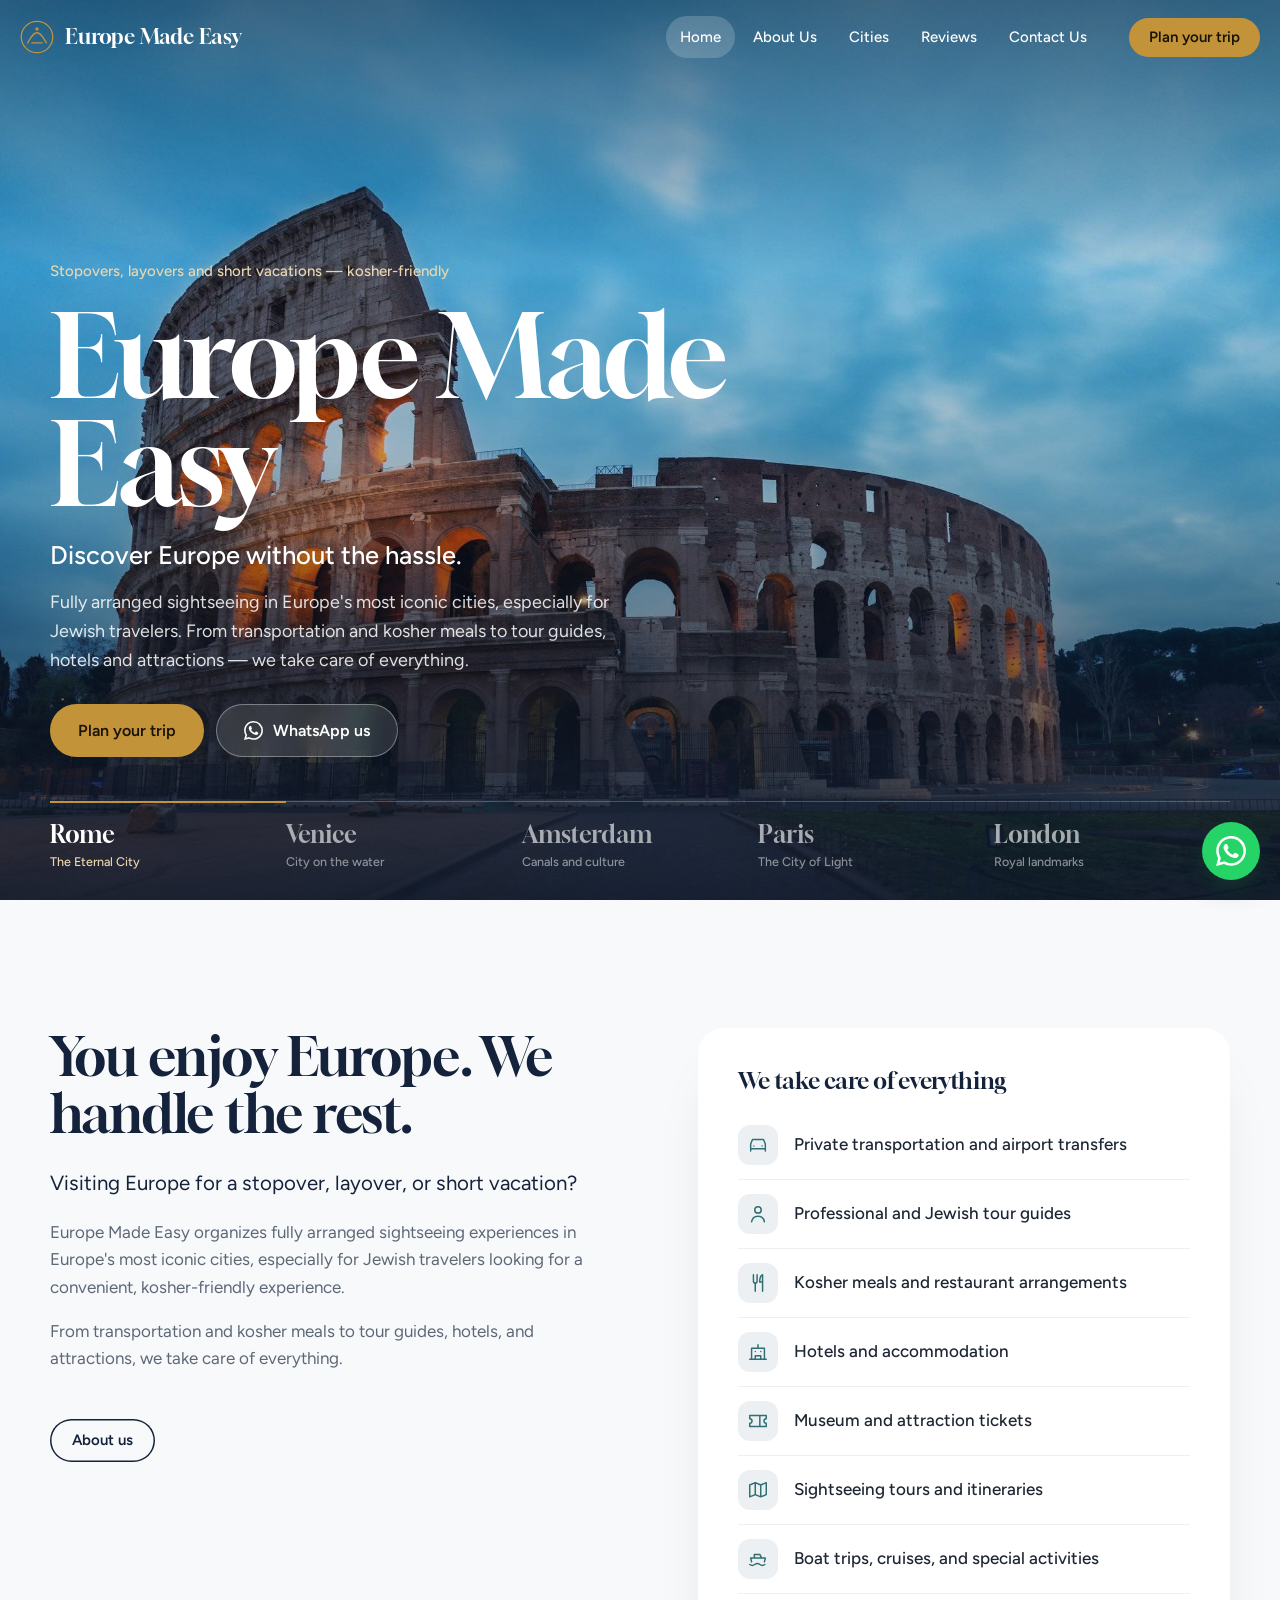
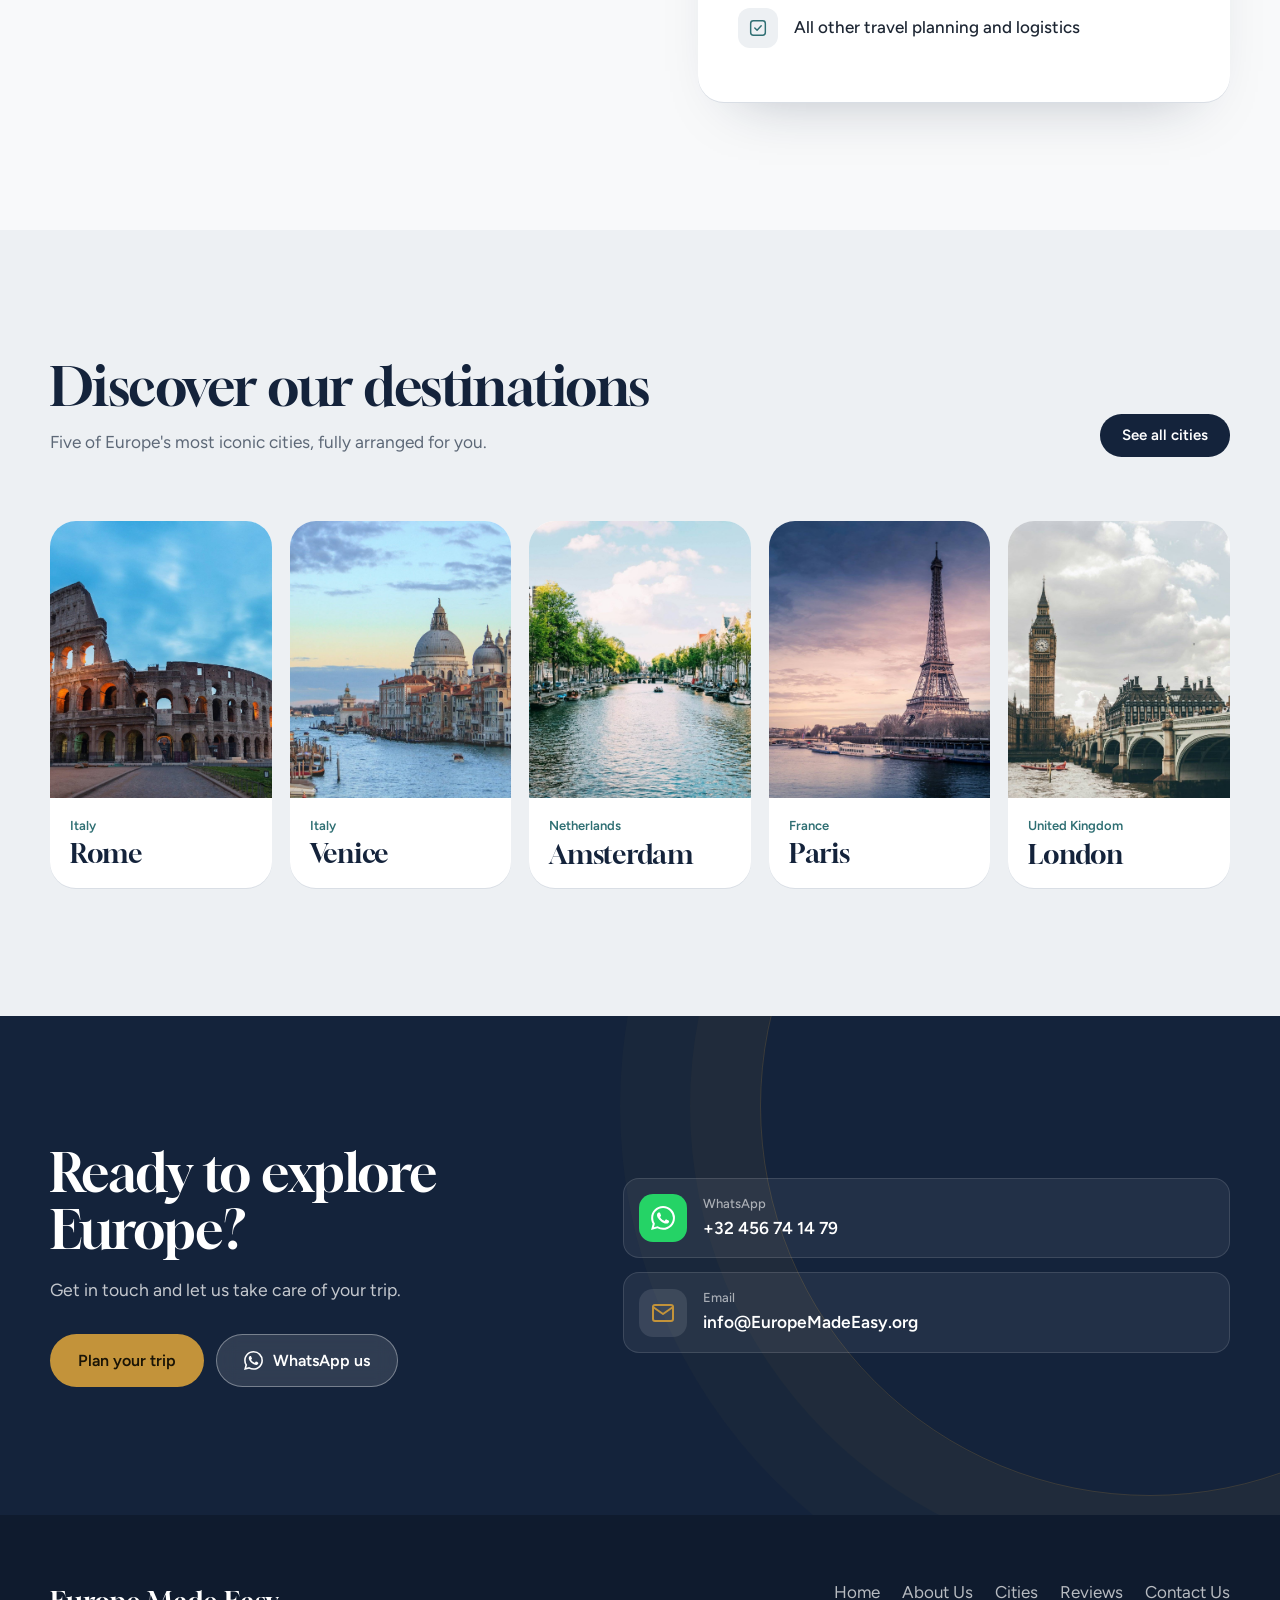
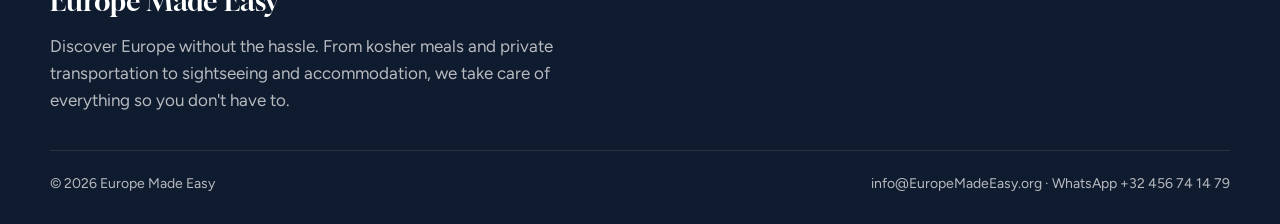
<file: index.html>
<!doctype html>
<html lang="en">
<head>
  <meta charset="utf-8">
  <meta name="viewport" content="width=device-width, initial-scale=1, viewport-fit=cover">
  <title>Europe Made Easy — Discover Europe Without the Hassle</title>
  <meta name="description" content="Fully arranged, kosher-friendly sightseeing in Rome, Venice, Amsterdam, Paris and London — perfect for stopovers, layovers and short vacations.">
  <meta property="og:title" content="Europe Made Easy — Discover Europe Without the Hassle">
  <meta property="og:description" content="Fully arranged, kosher-friendly sightseeing in Rome, Venice, Amsterdam, Paris and London — perfect for stopovers, layovers and short vacations.">
  <meta property="og:image" content="images/venice.jpg">
  <meta name="theme-color" content="#14233b">
  <link rel="icon" href="favicon.svg" type="image/svg+xml">
  <link rel="preconnect" href="https://fonts.googleapis.com">
  <link rel="preconnect" href="https://fonts.gstatic.com" crossorigin>
  <link href="https://fonts.googleapis.com/css2?family=Figtree:wght@400;500;600;700&family=Gloock&display=swap" rel="stylesheet">
  <link rel="stylesheet" href="css/styles.css">
  <script src="js/main.js" defer></script>
</head>
<body>
  <header class="bar">
    <a class="brand" href="index.html" aria-label="Europe Made Easy, home"><svg viewBox="0 0 40 40" aria-hidden="true"><circle cx="20" cy="20" r="18.5" fill="none" stroke="currentColor" stroke-width="1.5"/><path d="M9 27c3-5 6-12 11-12s8 7 11 12" fill="none" stroke="currentColor" stroke-width="1.5" stroke-linecap="round"/><path d="M14 27h12" stroke="currentColor" stroke-width="1.5" stroke-linecap="round"/><circle cx="20" cy="10.5" r="2" fill="currentColor"/></svg><span>Europe Made Easy</span></a>
    <nav class="nav" aria-label="Main">
      <a href="index.html" aria-current="page">Home</a>
      <a href="about.html">About Us</a>
      <a href="cities.html">Cities</a>
      <a href="reviews.html">Reviews</a>
      <a href="contact.html">Contact Us</a>
    </nav>
    <a class="btn btn-gold bar-cta" href="contact.html">Plan your trip</a>
    <button class="burger" aria-label="Open menu" aria-expanded="false"><span></span><span></span></button>
  </header>

  <main>
    <section class="hero" aria-label="Welcome">
      <div class="hero-media" aria-hidden="true">
      <img src="images/rome.jpg" alt="" fetchpriority="high">
      <img data-src="images/venice.jpg" alt="">
      <img data-src="images/amsterdam.jpg" alt="">
      <img data-src="images/paris.jpg" alt="">
      <img data-src="images/london.jpg" alt="">
      </div>
      <div class="hero-shade" aria-hidden="true"></div>
      <div class="hero-inner">
        <p class="kicker">Stopovers, layovers and short vacations — kosher-friendly</p>
        <h1>Europe Made Easy<span>Discover Europe without the hassle.</span></h1>
        <p class="hero-lede">Fully arranged sightseeing in Europe's most iconic cities, especially for Jewish travelers. From transportation and kosher meals to tour guides, hotels and attractions — we take care of everything.</p>
        <div class="hero-actions">
          <a class="btn btn-gold btn-lg" href="contact.html">Plan your trip</a>
          <a class="btn btn-glass btn-lg" href="https://wa.me/32456741479" target="_blank" rel="noopener"><svg viewBox="0 0 24 24" fill="currentColor" aria-hidden="true"><path d="M17.472 14.382c-.297-.149-1.758-.867-2.03-.967-.273-.099-.471-.148-.67.15-.197.297-.767.966-.94 1.164-.173.199-.347.223-.644.075-.297-.15-1.255-.463-2.39-1.475-.883-.788-1.48-1.761-1.653-2.059-.173-.297-.018-.458.13-.606.134-.133.298-.347.446-.52.149-.174.198-.298.298-.497.099-.198.05-.371-.025-.52-.075-.149-.669-1.612-.916-2.207-.242-.579-.487-.5-.669-.51-.173-.008-.371-.01-.57-.01-.198 0-.52.074-.792.372-.272.297-1.04 1.016-1.04 2.479 0 1.462 1.065 2.875 1.213 3.074.149.198 2.096 3.2 5.077 4.487.709.306 1.262.489 1.694.625.712.227 1.36.195 1.871.118.571-.085 1.758-.719 2.006-1.413.248-.694.248-1.289.173-1.413-.074-.124-.272-.198-.57-.347m-5.421 7.403h-.004a9.87 9.87 0 01-5.031-1.378l-.361-.214-3.741.982.998-3.648-.235-.374a9.86 9.86 0 01-1.51-5.26c.001-5.45 4.436-9.884 9.888-9.884 2.64 0 5.122 1.03 6.988 2.898a9.825 9.825 0 012.893 6.994c-.003 5.45-4.437 9.884-9.885 9.884m8.413-18.297A11.815 11.815 0 0012.05 0C5.495 0 .16 5.335.157 11.892c0 2.096.547 4.142 1.588 5.945L.057 24l6.305-1.654a11.882 11.882 0 005.683 1.448h.005c6.554 0 11.89-5.335 11.893-11.893a11.821 11.821 0 00-3.48-8.413z"/></svg> WhatsApp us</a>
        </div>
      </div>
      <div class="hero-cities" role="tablist" aria-label="Destinations">
    <button class="hero-tab" role="tab" aria-selected="true">Rome<small>The Eternal City</small></button>
    <button class="hero-tab" role="tab" aria-selected="false">Venice<small>City on the water</small></button>
    <button class="hero-tab" role="tab" aria-selected="false">Amsterdam<small>Canals and culture</small></button>
    <button class="hero-tab" role="tab" aria-selected="false">Paris<small>The City of Light</small></button>
    <button class="hero-tab" role="tab" aria-selected="false">London<small>Royal landmarks</small></button>
      </div>
    </section>

    <section class="section">
      <div class="wrap about-grid">
        <div class="about-copy">
          <h2>You enjoy Europe. We handle the rest.</h2>
          <p class="lead">Visiting Europe for a stopover, layover, or short vacation?</p>
          <p>Europe Made Easy organizes fully arranged sightseeing experiences in Europe's most iconic cities, especially for Jewish travelers looking for a convenient, kosher-friendly experience.</p>
          <p>From transportation and kosher meals to tour guides, hotels, and attractions, we take care of everything.</p>
          <a class="btn btn-line" href="about.html">About us</a>
        </div>
        <div class="services-card">
          <h3>We take care of everything</h3>
          <ul class="services">
            <li><svg viewBox="0 0 24 24" aria-hidden="true"><path d="M4 16V11l2-5h12l2 5v5M4 16h16M4 16v2.5M20 16v2.5M7.5 13h.01M16.5 13h.01"/></svg>Private transportation and airport transfers</li>
            <li><svg viewBox="0 0 24 24" aria-hidden="true"><circle cx="12" cy="7.5" r="3.5"/><path d="M5 20.5c.7-3.8 3.4-6 7-6s6.3 2.2 7 6"/></svg>Professional and Jewish tour guides</li>
            <li><svg viewBox="0 0 24 24" aria-hidden="true"><path d="M7 3v7a2 2 0 0 0 2 2v9M11 3v7a2 2 0 0 1-2 2M17 21V3c-2.2 1-3.2 4-3.2 8H17"/></svg>Kosher meals and restaurant arrangements</li>
            <li><svg viewBox="0 0 24 24" aria-hidden="true"><path d="M3 20h18M5 20V8h14v12M9 20v-4h6v4M9 11.5h.01M15 11.5h.01M12 4v4"/></svg>Hotels and accommodation</li>
            <li><svg viewBox="0 0 24 24" aria-hidden="true"><path d="M3 9.5V6h18v3.5a2.5 2.5 0 0 0 0 5V18H3v-3.5a2.5 2.5 0 0 0 0-5ZM14 6v12"/></svg>Museum and attraction tickets</li>
            <li><svg viewBox="0 0 24 24" aria-hidden="true"><path d="M9 4 3 6.5v13L9 17l6 2.5 6-2.5v-13L15 6.5 9 4ZM9 4v13M15 6.5v13"/></svg>Sightseeing tours and itineraries</li>
            <li><svg viewBox="0 0 24 24" aria-hidden="true"><path d="M3 18c1.8 1.3 3.7 1.3 5.5 0s3.7-1.3 5.5 0 3.7 1.3 5.5 0M5 15l-1-4h16l-1 4M8 11V7h6l2 4"/></svg>Boat trips, cruises, and special activities</li>
            <li><svg viewBox="0 0 24 24" aria-hidden="true"><rect x="4" y="4" width="16" height="16" rx="3"/><path d="m8.5 12 2.5 2.5 4.5-5"/></svg>All other travel planning and logistics</li>
          </ul>
        </div>
      </div>
    </section>

    <section class="section section-mist">
      <div class="wrap">
        <div class="section-head section-head-row">
          <div>
            <h2>Discover our destinations</h2>
            <p>Five of Europe's most iconic cities, fully arranged for you.</p>
          </div>
          <a class="btn btn-ink" href="cities.html">See all cities</a>
        </div>
        <div class="dest-grid">
          <a class="dest" href="cities.html#rome">
            <div class="dest-img"><img src="images/rome.jpg" alt="The Colosseum in Rome at dusk" loading="lazy"></div>
            <div class="dest-body"><small>Italy</small><h3>Rome</h3></div>
          </a>
          <a class="dest" href="cities.html#venice">
            <div class="dest-img"><img src="images/venice.jpg" alt="The Grand Canal in Venice with the Santa Maria della Salute dome" loading="lazy"></div>
            <div class="dest-body"><small>Italy</small><h3>Venice</h3></div>
          </a>
          <a class="dest" href="cities.html#amsterdam">
            <div class="dest-img"><img src="images/amsterdam.jpg" alt="Tree-lined canal in Amsterdam" loading="lazy"></div>
            <div class="dest-body"><small>Netherlands</small><h3>Amsterdam</h3></div>
          </a>
          <a class="dest" href="cities.html#paris">
            <div class="dest-img"><img src="images/paris.jpg" alt="The Eiffel Tower over the Seine at sunset" loading="lazy"></div>
            <div class="dest-body"><small>France</small><h3>Paris</h3></div>
          </a>
          <a class="dest" href="cities.html#london">
            <div class="dest-img"><img src="images/london.jpg" alt="Big Ben and Westminster Bridge in London" loading="lazy"></div>
            <div class="dest-body"><small>United Kingdom</small><h3>London</h3></div>
          </a>
        </div>
      </div>
    </section>

    <section class="contact">
      <div class="wrap contact-grid">
        <div class="contact-copy">
          <h2>Ready to explore Europe?</h2>
          <p>Get in touch and let us take care of your trip.</p>
          <div class="cta-actions">
            <a class="btn btn-gold btn-lg" href="contact.html">Plan your trip</a>
            <a class="btn btn-glass btn-lg" href="https://wa.me/32456741479" target="_blank" rel="noopener"><svg viewBox="0 0 24 24" fill="currentColor" aria-hidden="true"><path d="M17.472 14.382c-.297-.149-1.758-.867-2.03-.967-.273-.099-.471-.148-.67.15-.197.297-.767.966-.94 1.164-.173.199-.347.223-.644.075-.297-.15-1.255-.463-2.39-1.475-.883-.788-1.48-1.761-1.653-2.059-.173-.297-.018-.458.13-.606.134-.133.298-.347.446-.52.149-.174.198-.298.298-.497.099-.198.05-.371-.025-.52-.075-.149-.669-1.612-.916-2.207-.242-.579-.487-.5-.669-.51-.173-.008-.371-.01-.57-.01-.198 0-.52.074-.792.372-.272.297-1.04 1.016-1.04 2.479 0 1.462 1.065 2.875 1.213 3.074.149.198 2.096 3.2 5.077 4.487.709.306 1.262.489 1.694.625.712.227 1.36.195 1.871.118.571-.085 1.758-.719 2.006-1.413.248-.694.248-1.289.173-1.413-.074-.124-.272-.198-.57-.347m-5.421 7.403h-.004a9.87 9.87 0 01-5.031-1.378l-.361-.214-3.741.982.998-3.648-.235-.374a9.86 9.86 0 01-1.51-5.26c.001-5.45 4.436-9.884 9.888-9.884 2.64 0 5.122 1.03 6.988 2.898a9.825 9.825 0 012.893 6.994c-.003 5.45-4.437 9.884-9.885 9.884m8.413-18.297A11.815 11.815 0 0012.05 0C5.495 0 .16 5.335.157 11.892c0 2.096.547 4.142 1.588 5.945L.057 24l6.305-1.654a11.882 11.882 0 005.683 1.448h.005c6.554 0 11.89-5.335 11.893-11.893a11.821 11.821 0 00-3.48-8.413z"/></svg> WhatsApp us</a>
          </div>
        </div>
          <div class="contact-links">
            <a class="contact-link" href="https://wa.me/32456741479" target="_blank" rel="noopener"><span class="ci ci-wa"><svg viewBox="0 0 24 24" fill="currentColor" aria-hidden="true"><path d="M17.472 14.382c-.297-.149-1.758-.867-2.03-.967-.273-.099-.471-.148-.67.15-.197.297-.767.966-.94 1.164-.173.199-.347.223-.644.075-.297-.15-1.255-.463-2.39-1.475-.883-.788-1.48-1.761-1.653-2.059-.173-.297-.018-.458.13-.606.134-.133.298-.347.446-.52.149-.174.198-.298.298-.497.099-.198.05-.371-.025-.52-.075-.149-.669-1.612-.916-2.207-.242-.579-.487-.5-.669-.51-.173-.008-.371-.01-.57-.01-.198 0-.52.074-.792.372-.272.297-1.04 1.016-1.04 2.479 0 1.462 1.065 2.875 1.213 3.074.149.198 2.096 3.2 5.077 4.487.709.306 1.262.489 1.694.625.712.227 1.36.195 1.871.118.571-.085 1.758-.719 2.006-1.413.248-.694.248-1.289.173-1.413-.074-.124-.272-.198-.57-.347m-5.421 7.403h-.004a9.87 9.87 0 01-5.031-1.378l-.361-.214-3.741.982.998-3.648-.235-.374a9.86 9.86 0 01-1.51-5.26c.001-5.45 4.436-9.884 9.888-9.884 2.64 0 5.122 1.03 6.988 2.898a9.825 9.825 0 012.893 6.994c-.003 5.45-4.437 9.884-9.885 9.884m8.413-18.297A11.815 11.815 0 0012.05 0C5.495 0 .16 5.335.157 11.892c0 2.096.547 4.142 1.588 5.945L.057 24l6.305-1.654a11.882 11.882 0 005.683 1.448h.005c6.554 0 11.89-5.335 11.893-11.893a11.821 11.821 0 00-3.48-8.413z"/></svg></span><span><small>WhatsApp</small>+32 456 74 14 79</span></a>
            <a class="contact-link" href="mailto:info@EuropeMadeEasy.org"><span class="ci"><svg viewBox="0 0 24 24" fill="none" stroke="currentColor" stroke-width="2" stroke-linecap="round" stroke-linejoin="round" aria-hidden="true"><rect x="2" y="4" width="20" height="16" rx="2"/><path d="m22 6-10 7L2 6"/></svg></span><span><small>Email</small>info@EuropeMadeEasy.org</span></a>
          </div>
      </div>
    </section>
  </main>

  <footer class="foot">
    <div class="wrap">
      <div class="foot-grid">
        <div>
          <div class="foot-brand">Europe Made Easy</div>
          <p class="foot-tag">Discover Europe without the hassle. From kosher meals and private transportation to sightseeing and accommodation, we take care of everything so you don't have to.</p>
        </div>
        <nav aria-label="Footer"><a href="index.html">Home</a><a href="about.html">About Us</a><a href="cities.html">Cities</a><a href="reviews.html">Reviews</a><a href="contact.html">Contact Us</a></nav>
      </div>
      <div class="foot-legal">
        <span>© <span data-year></span> Europe Made Easy</span>
        <span><a href="mailto:info@EuropeMadeEasy.org">info@EuropeMadeEasy.org</a> · <a href="https://wa.me/32456741479" target="_blank" rel="noopener">WhatsApp +32 456 74 14 79</a></span>
      </div>
    </div>
  </footer>

  <a class="wa-float" href="https://wa.me/32456741479" target="_blank" rel="noopener" aria-label="Chat with us on WhatsApp"><svg viewBox="0 0 24 24" fill="currentColor" aria-hidden="true"><path d="M17.472 14.382c-.297-.149-1.758-.867-2.03-.967-.273-.099-.471-.148-.67.15-.197.297-.767.966-.94 1.164-.173.199-.347.223-.644.075-.297-.15-1.255-.463-2.39-1.475-.883-.788-1.48-1.761-1.653-2.059-.173-.297-.018-.458.13-.606.134-.133.298-.347.446-.52.149-.174.198-.298.298-.497.099-.198.05-.371-.025-.52-.075-.149-.669-1.612-.916-2.207-.242-.579-.487-.5-.669-.51-.173-.008-.371-.01-.57-.01-.198 0-.52.074-.792.372-.272.297-1.04 1.016-1.04 2.479 0 1.462 1.065 2.875 1.213 3.074.149.198 2.096 3.2 5.077 4.487.709.306 1.262.489 1.694.625.712.227 1.36.195 1.871.118.571-.085 1.758-.719 2.006-1.413.248-.694.248-1.289.173-1.413-.074-.124-.272-.198-.57-.347m-5.421 7.403h-.004a9.87 9.87 0 01-5.031-1.378l-.361-.214-3.741.982.998-3.648-.235-.374a9.86 9.86 0 01-1.51-5.26c.001-5.45 4.436-9.884 9.888-9.884 2.64 0 5.122 1.03 6.988 2.898a9.825 9.825 0 012.893 6.994c-.003 5.45-4.437 9.884-9.885 9.884m8.413-18.297A11.815 11.815 0 0012.05 0C5.495 0 .16 5.335.157 11.892c0 2.096.547 4.142 1.588 5.945L.057 24l6.305-1.654a11.882 11.882 0 005.683 1.448h.005c6.554 0 11.89-5.335 11.893-11.893a11.821 11.821 0 00-3.48-8.413z"/></svg></a>
</body>
</html>
</file>
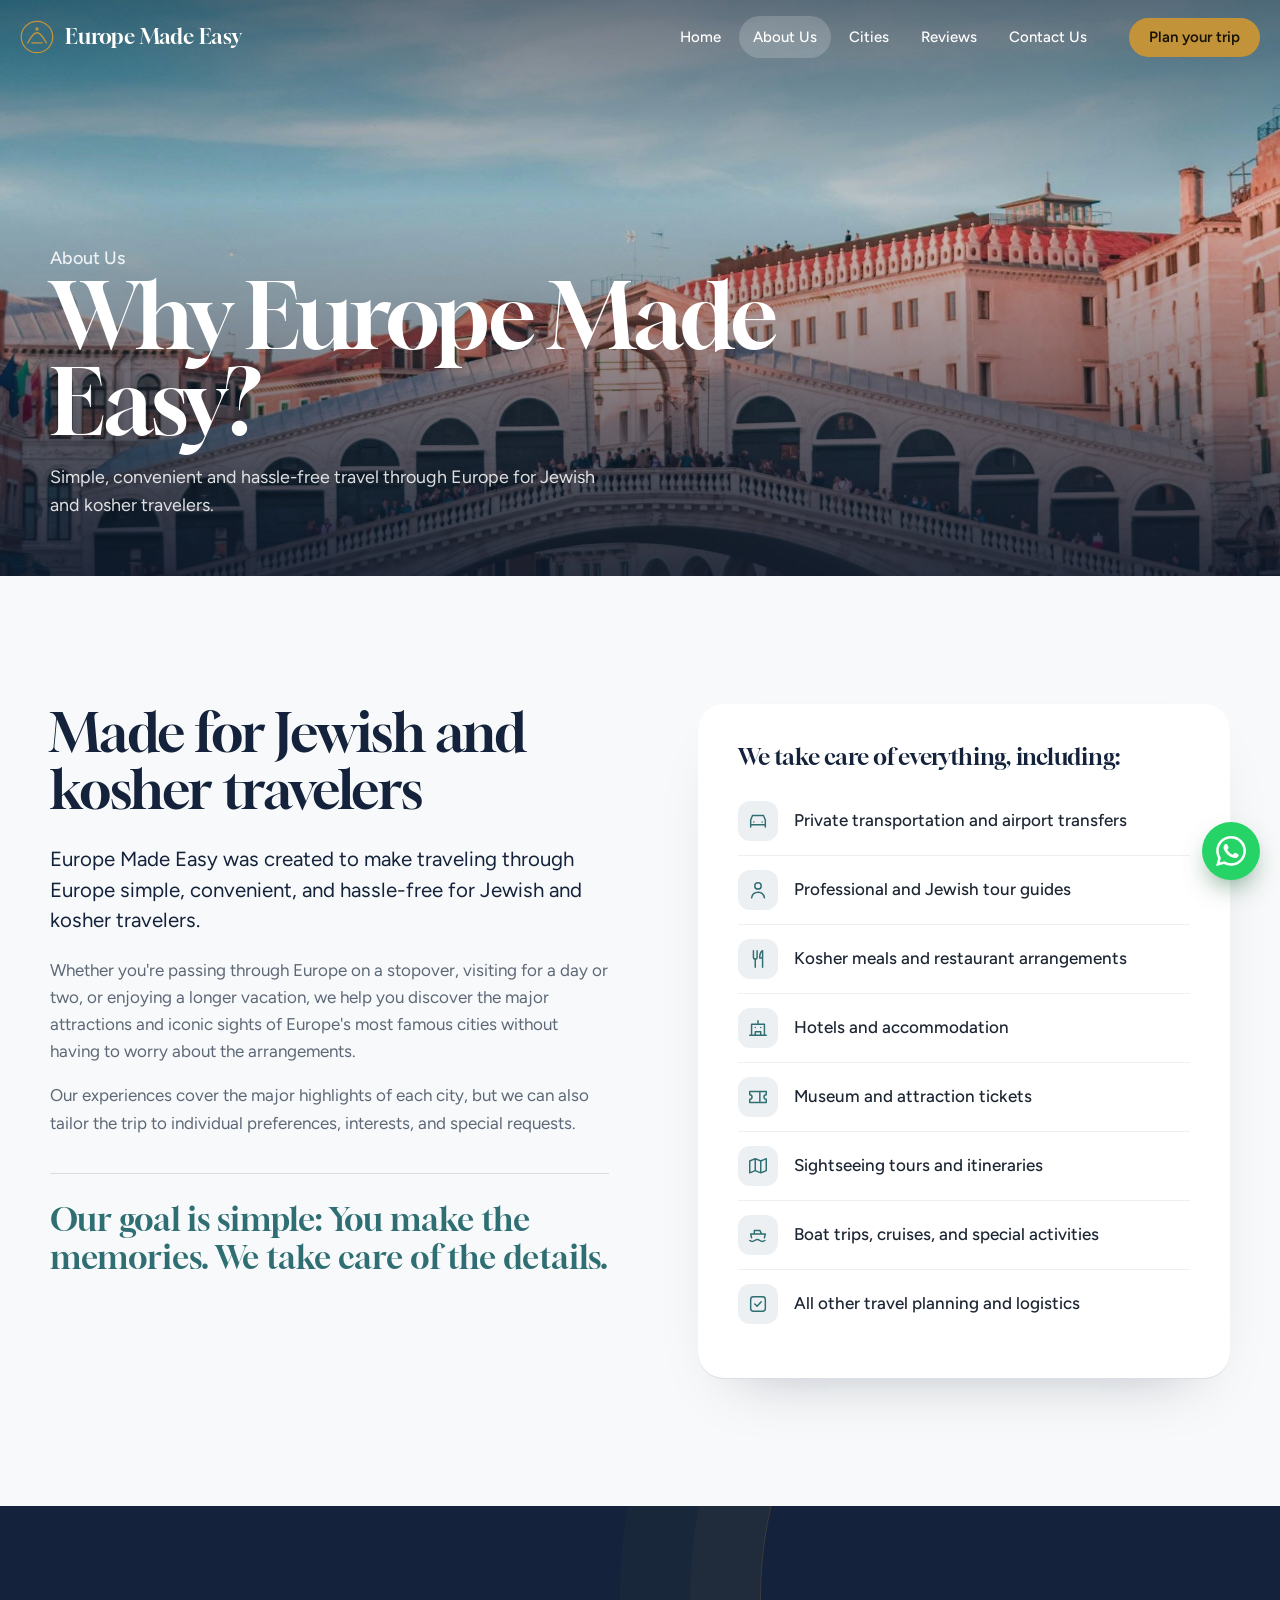
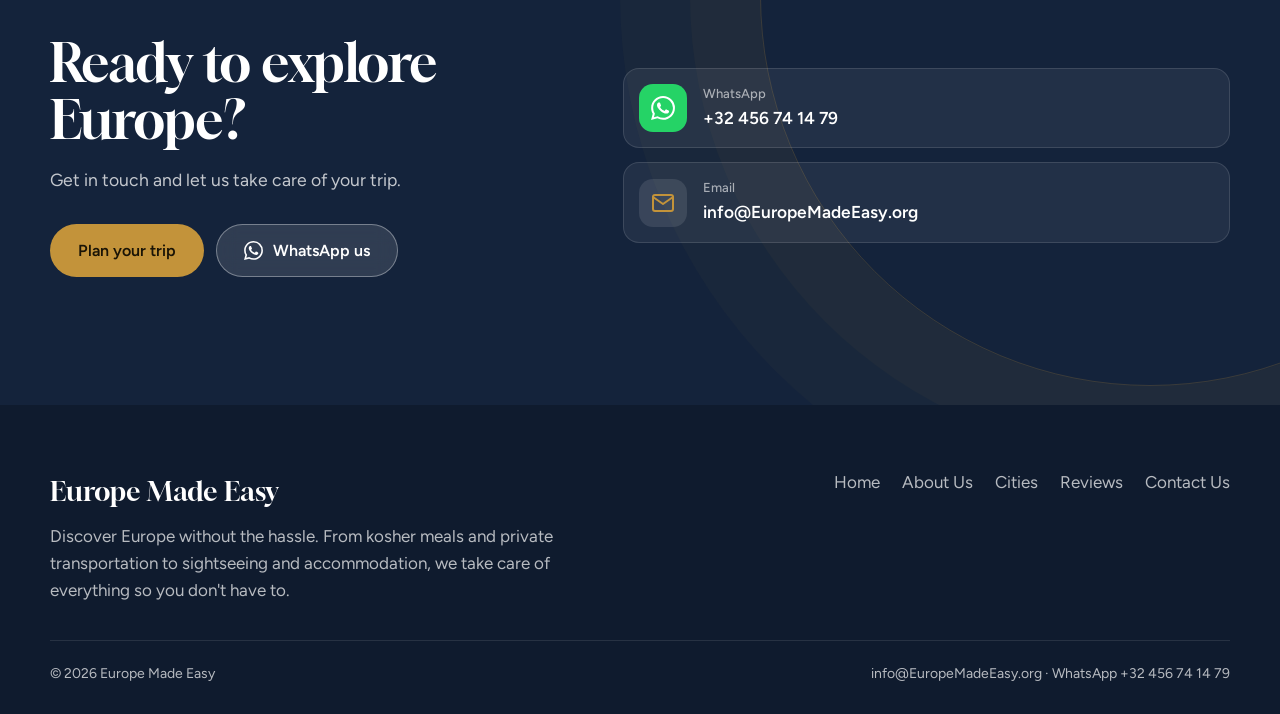
<file: about.html>
<!doctype html>
<html lang="en">
<head>
  <meta charset="utf-8">
  <meta name="viewport" content="width=device-width, initial-scale=1, viewport-fit=cover">
  <title>About Us | Europe Made Easy</title>
  <meta name="description" content="Europe Made Easy makes traveling through Europe simple, convenient and hassle-free for Jewish and kosher travelers.">
  <meta property="og:title" content="About Us | Europe Made Easy">
  <meta property="og:description" content="Europe Made Easy makes traveling through Europe simple, convenient and hassle-free for Jewish and kosher travelers.">
  <meta property="og:image" content="images/venice.jpg">
  <meta name="theme-color" content="#14233b">
  <link rel="icon" href="favicon.svg" type="image/svg+xml">
  <link rel="preconnect" href="https://fonts.googleapis.com">
  <link rel="preconnect" href="https://fonts.gstatic.com" crossorigin>
  <link href="https://fonts.googleapis.com/css2?family=Figtree:wght@400;500;600;700&family=Gloock&display=swap" rel="stylesheet">
  <link rel="stylesheet" href="css/styles.css">
  <script src="js/main.js" defer></script>
</head>
<body>
  <header class="bar">
    <a class="brand" href="index.html" aria-label="Europe Made Easy, home"><svg viewBox="0 0 40 40" aria-hidden="true"><circle cx="20" cy="20" r="18.5" fill="none" stroke="currentColor" stroke-width="1.5"/><path d="M9 27c3-5 6-12 11-12s8 7 11 12" fill="none" stroke="currentColor" stroke-width="1.5" stroke-linecap="round"/><path d="M14 27h12" stroke="currentColor" stroke-width="1.5" stroke-linecap="round"/><circle cx="20" cy="10.5" r="2" fill="currentColor"/></svg><span>Europe Made Easy</span></a>
    <nav class="nav" aria-label="Main">
      <a href="index.html">Home</a>
      <a href="about.html" aria-current="page">About Us</a>
      <a href="cities.html">Cities</a>
      <a href="reviews.html">Reviews</a>
      <a href="contact.html">Contact Us</a>
    </nav>
    <a class="btn btn-gold bar-cta" href="contact.html">Plan your trip</a>
    <button class="burger" aria-label="Open menu" aria-expanded="false"><span></span><span></span></button>
  </header>

  <main>
    <section class="page-hero" style="background-image:url('images/venice-2.jpg')">
      <div class="wrap">
        <p class="kicker">About Us</p>
        <h1>Why Europe Made Easy?</h1>
        <p>Simple, convenient and hassle-free travel through Europe for Jewish and kosher travelers.</p>
      </div>
    </section>

    <section class="section">
      <div class="wrap about-grid">
        <div class="about-copy">
          <h2>Made for Jewish and kosher travelers</h2>
          <p class="lead">Europe Made Easy was created to make traveling through Europe simple, convenient, and hassle-free for Jewish and kosher travelers.</p>
          <p>Whether you're passing through Europe on a stopover, visiting for a day or two, or enjoying a longer vacation, we help you discover the major attractions and iconic sights of Europe's most famous cities without having to worry about the arrangements.</p>
          <p>Our experiences cover the major highlights of each city, but we can also tailor the trip to individual preferences, interests, and special requests.</p>
          <blockquote class="motto">Our goal is simple: You make the memories. We take care of the details.</blockquote>
        </div>
        <div class="services-card">
          <h3>We take care of everything, including:</h3>
          <ul class="services">
            <li><svg viewBox="0 0 24 24" aria-hidden="true"><path d="M4 16V11l2-5h12l2 5v5M4 16h16M4 16v2.5M20 16v2.5M7.5 13h.01M16.5 13h.01"/></svg>Private transportation and airport transfers</li>
            <li><svg viewBox="0 0 24 24" aria-hidden="true"><circle cx="12" cy="7.5" r="3.5"/><path d="M5 20.5c.7-3.8 3.4-6 7-6s6.3 2.2 7 6"/></svg>Professional and Jewish tour guides</li>
            <li><svg viewBox="0 0 24 24" aria-hidden="true"><path d="M7 3v7a2 2 0 0 0 2 2v9M11 3v7a2 2 0 0 1-2 2M17 21V3c-2.2 1-3.2 4-3.2 8H17"/></svg>Kosher meals and restaurant arrangements</li>
            <li><svg viewBox="0 0 24 24" aria-hidden="true"><path d="M3 20h18M5 20V8h14v12M9 20v-4h6v4M9 11.5h.01M15 11.5h.01M12 4v4"/></svg>Hotels and accommodation</li>
            <li><svg viewBox="0 0 24 24" aria-hidden="true"><path d="M3 9.5V6h18v3.5a2.5 2.5 0 0 0 0 5V18H3v-3.5a2.5 2.5 0 0 0 0-5ZM14 6v12"/></svg>Museum and attraction tickets</li>
            <li><svg viewBox="0 0 24 24" aria-hidden="true"><path d="M9 4 3 6.5v13L9 17l6 2.5 6-2.5v-13L15 6.5 9 4ZM9 4v13M15 6.5v13"/></svg>Sightseeing tours and itineraries</li>
            <li><svg viewBox="0 0 24 24" aria-hidden="true"><path d="M3 18c1.8 1.3 3.7 1.3 5.5 0s3.7-1.3 5.5 0 3.7 1.3 5.5 0M5 15l-1-4h16l-1 4M8 11V7h6l2 4"/></svg>Boat trips, cruises, and special activities</li>
            <li><svg viewBox="0 0 24 24" aria-hidden="true"><rect x="4" y="4" width="16" height="16" rx="3"/><path d="m8.5 12 2.5 2.5 4.5-5"/></svg>All other travel planning and logistics</li>
          </ul>
        </div>
      </div>
    </section>

    <section class="contact">
      <div class="wrap contact-grid">
        <div class="contact-copy">
          <h2>Ready to explore Europe?</h2>
          <p>Get in touch and let us take care of your trip.</p>
          <div class="cta-actions">
            <a class="btn btn-gold btn-lg" href="contact.html">Plan your trip</a>
            <a class="btn btn-glass btn-lg" href="https://wa.me/32456741479" target="_blank" rel="noopener"><svg viewBox="0 0 24 24" fill="currentColor" aria-hidden="true"><path d="M17.472 14.382c-.297-.149-1.758-.867-2.03-.967-.273-.099-.471-.148-.67.15-.197.297-.767.966-.94 1.164-.173.199-.347.223-.644.075-.297-.15-1.255-.463-2.39-1.475-.883-.788-1.48-1.761-1.653-2.059-.173-.297-.018-.458.13-.606.134-.133.298-.347.446-.52.149-.174.198-.298.298-.497.099-.198.05-.371-.025-.52-.075-.149-.669-1.612-.916-2.207-.242-.579-.487-.5-.669-.51-.173-.008-.371-.01-.57-.01-.198 0-.52.074-.792.372-.272.297-1.04 1.016-1.04 2.479 0 1.462 1.065 2.875 1.213 3.074.149.198 2.096 3.2 5.077 4.487.709.306 1.262.489 1.694.625.712.227 1.36.195 1.871.118.571-.085 1.758-.719 2.006-1.413.248-.694.248-1.289.173-1.413-.074-.124-.272-.198-.57-.347m-5.421 7.403h-.004a9.87 9.87 0 01-5.031-1.378l-.361-.214-3.741.982.998-3.648-.235-.374a9.86 9.86 0 01-1.51-5.26c.001-5.45 4.436-9.884 9.888-9.884 2.64 0 5.122 1.03 6.988 2.898a9.825 9.825 0 012.893 6.994c-.003 5.45-4.437 9.884-9.885 9.884m8.413-18.297A11.815 11.815 0 0012.05 0C5.495 0 .16 5.335.157 11.892c0 2.096.547 4.142 1.588 5.945L.057 24l6.305-1.654a11.882 11.882 0 005.683 1.448h.005c6.554 0 11.89-5.335 11.893-11.893a11.821 11.821 0 00-3.48-8.413z"/></svg> WhatsApp us</a>
          </div>
        </div>
          <div class="contact-links">
            <a class="contact-link" href="https://wa.me/32456741479" target="_blank" rel="noopener"><span class="ci ci-wa"><svg viewBox="0 0 24 24" fill="currentColor" aria-hidden="true"><path d="M17.472 14.382c-.297-.149-1.758-.867-2.03-.967-.273-.099-.471-.148-.67.15-.197.297-.767.966-.94 1.164-.173.199-.347.223-.644.075-.297-.15-1.255-.463-2.39-1.475-.883-.788-1.48-1.761-1.653-2.059-.173-.297-.018-.458.13-.606.134-.133.298-.347.446-.52.149-.174.198-.298.298-.497.099-.198.05-.371-.025-.52-.075-.149-.669-1.612-.916-2.207-.242-.579-.487-.5-.669-.51-.173-.008-.371-.01-.57-.01-.198 0-.52.074-.792.372-.272.297-1.04 1.016-1.04 2.479 0 1.462 1.065 2.875 1.213 3.074.149.198 2.096 3.2 5.077 4.487.709.306 1.262.489 1.694.625.712.227 1.36.195 1.871.118.571-.085 1.758-.719 2.006-1.413.248-.694.248-1.289.173-1.413-.074-.124-.272-.198-.57-.347m-5.421 7.403h-.004a9.87 9.87 0 01-5.031-1.378l-.361-.214-3.741.982.998-3.648-.235-.374a9.86 9.86 0 01-1.51-5.26c.001-5.45 4.436-9.884 9.888-9.884 2.64 0 5.122 1.03 6.988 2.898a9.825 9.825 0 012.893 6.994c-.003 5.45-4.437 9.884-9.885 9.884m8.413-18.297A11.815 11.815 0 0012.05 0C5.495 0 .16 5.335.157 11.892c0 2.096.547 4.142 1.588 5.945L.057 24l6.305-1.654a11.882 11.882 0 005.683 1.448h.005c6.554 0 11.89-5.335 11.893-11.893a11.821 11.821 0 00-3.48-8.413z"/></svg></span><span><small>WhatsApp</small>+32 456 74 14 79</span></a>
            <a class="contact-link" href="mailto:info@EuropeMadeEasy.org"><span class="ci"><svg viewBox="0 0 24 24" fill="none" stroke="currentColor" stroke-width="2" stroke-linecap="round" stroke-linejoin="round" aria-hidden="true"><rect x="2" y="4" width="20" height="16" rx="2"/><path d="m22 6-10 7L2 6"/></svg></span><span><small>Email</small>info@EuropeMadeEasy.org</span></a>
          </div>
      </div>
    </section>
  </main>

  <footer class="foot">
    <div class="wrap">
      <div class="foot-grid">
        <div>
          <div class="foot-brand">Europe Made Easy</div>
          <p class="foot-tag">Discover Europe without the hassle. From kosher meals and private transportation to sightseeing and accommodation, we take care of everything so you don't have to.</p>
        </div>
        <nav aria-label="Footer"><a href="index.html">Home</a><a href="about.html">About Us</a><a href="cities.html">Cities</a><a href="reviews.html">Reviews</a><a href="contact.html">Contact Us</a></nav>
      </div>
      <div class="foot-legal">
        <span>© <span data-year></span> Europe Made Easy</span>
        <span><a href="mailto:info@EuropeMadeEasy.org">info@EuropeMadeEasy.org</a> · <a href="https://wa.me/32456741479" target="_blank" rel="noopener">WhatsApp +32 456 74 14 79</a></span>
      </div>
    </div>
  </footer>

  <a class="wa-float" href="https://wa.me/32456741479" target="_blank" rel="noopener" aria-label="Chat with us on WhatsApp"><svg viewBox="0 0 24 24" fill="currentColor" aria-hidden="true"><path d="M17.472 14.382c-.297-.149-1.758-.867-2.03-.967-.273-.099-.471-.148-.67.15-.197.297-.767.966-.94 1.164-.173.199-.347.223-.644.075-.297-.15-1.255-.463-2.39-1.475-.883-.788-1.48-1.761-1.653-2.059-.173-.297-.018-.458.13-.606.134-.133.298-.347.446-.52.149-.174.198-.298.298-.497.099-.198.05-.371-.025-.52-.075-.149-.669-1.612-.916-2.207-.242-.579-.487-.5-.669-.51-.173-.008-.371-.01-.57-.01-.198 0-.52.074-.792.372-.272.297-1.04 1.016-1.04 2.479 0 1.462 1.065 2.875 1.213 3.074.149.198 2.096 3.2 5.077 4.487.709.306 1.262.489 1.694.625.712.227 1.36.195 1.871.118.571-.085 1.758-.719 2.006-1.413.248-.694.248-1.289.173-1.413-.074-.124-.272-.198-.57-.347m-5.421 7.403h-.004a9.87 9.87 0 01-5.031-1.378l-.361-.214-3.741.982.998-3.648-.235-.374a9.86 9.86 0 01-1.51-5.26c.001-5.45 4.436-9.884 9.888-9.884 2.64 0 5.122 1.03 6.988 2.898a9.825 9.825 0 012.893 6.994c-.003 5.45-4.437 9.884-9.885 9.884m8.413-18.297A11.815 11.815 0 0012.05 0C5.495 0 .16 5.335.157 11.892c0 2.096.547 4.142 1.588 5.945L.057 24l6.305-1.654a11.882 11.882 0 005.683 1.448h.005c6.554 0 11.89-5.335 11.893-11.893a11.821 11.821 0 00-3.48-8.413z"/></svg></a>
</body>
</html>
</file>
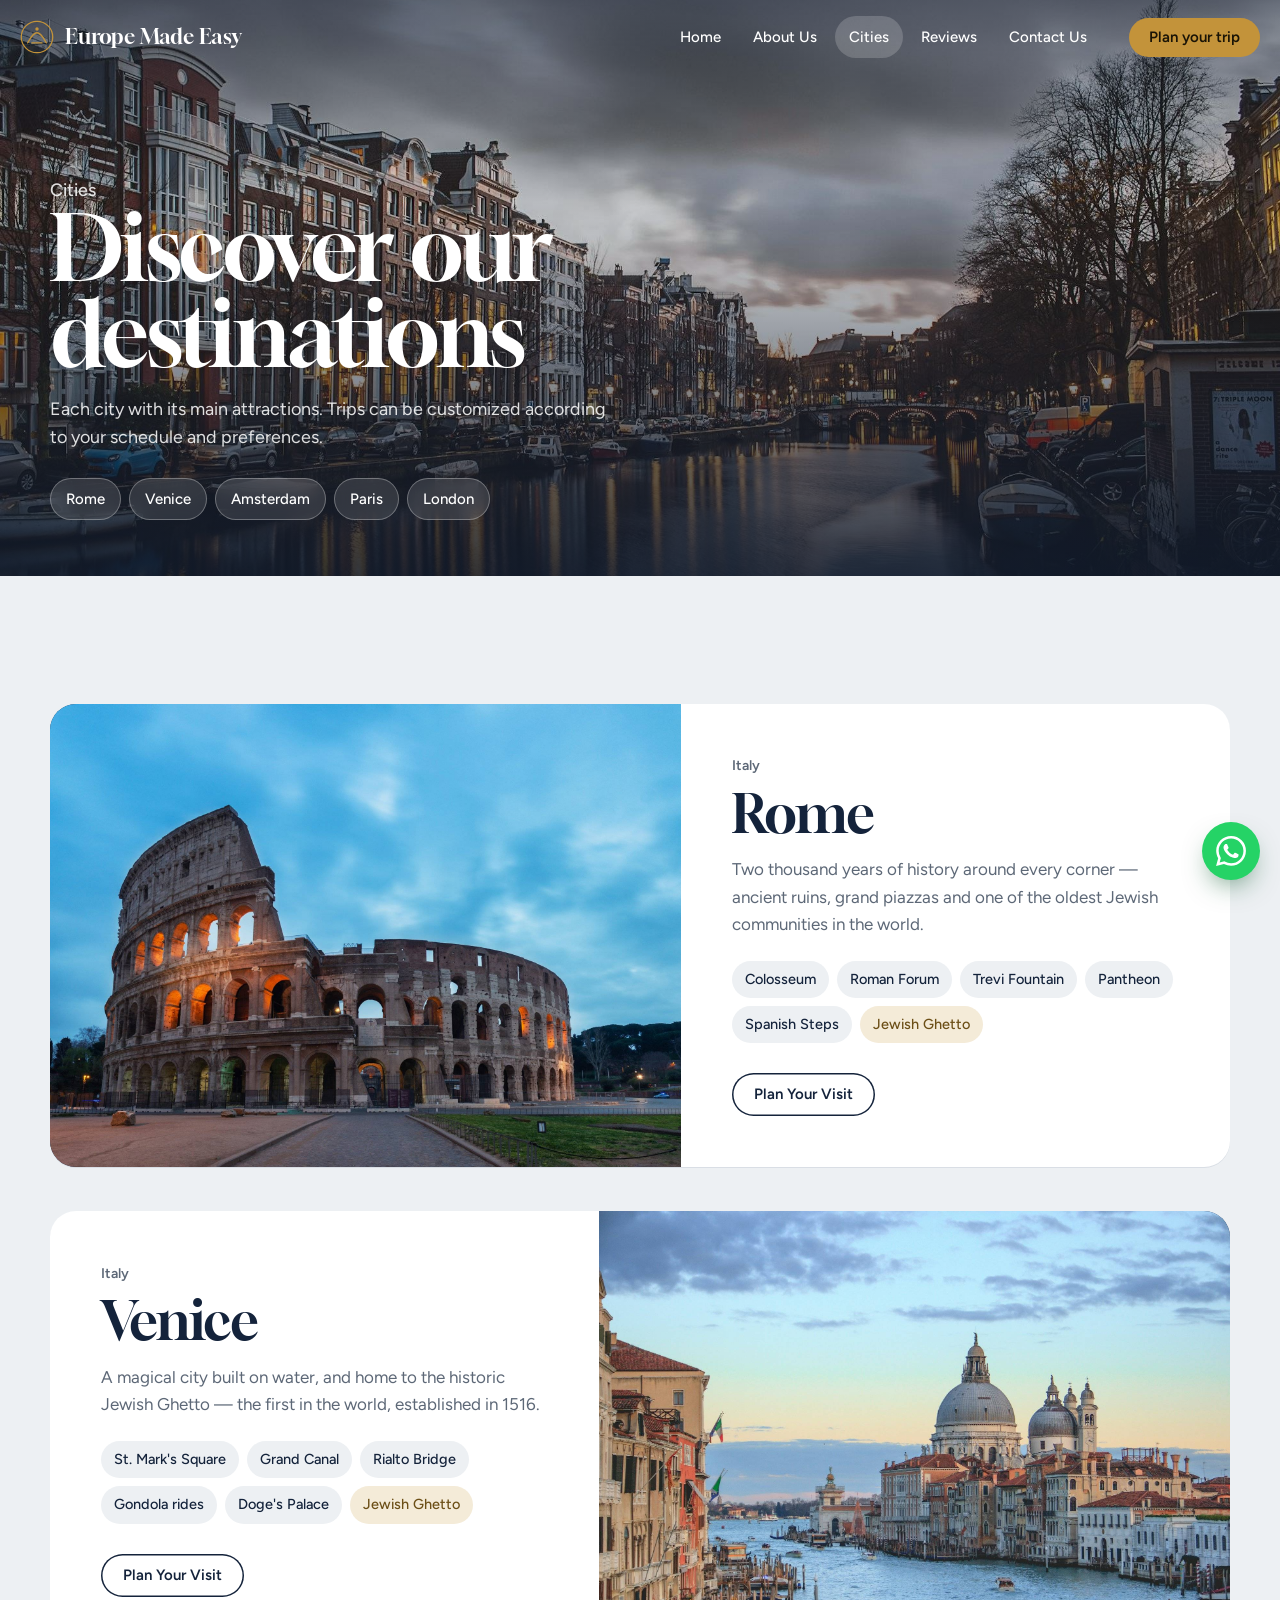
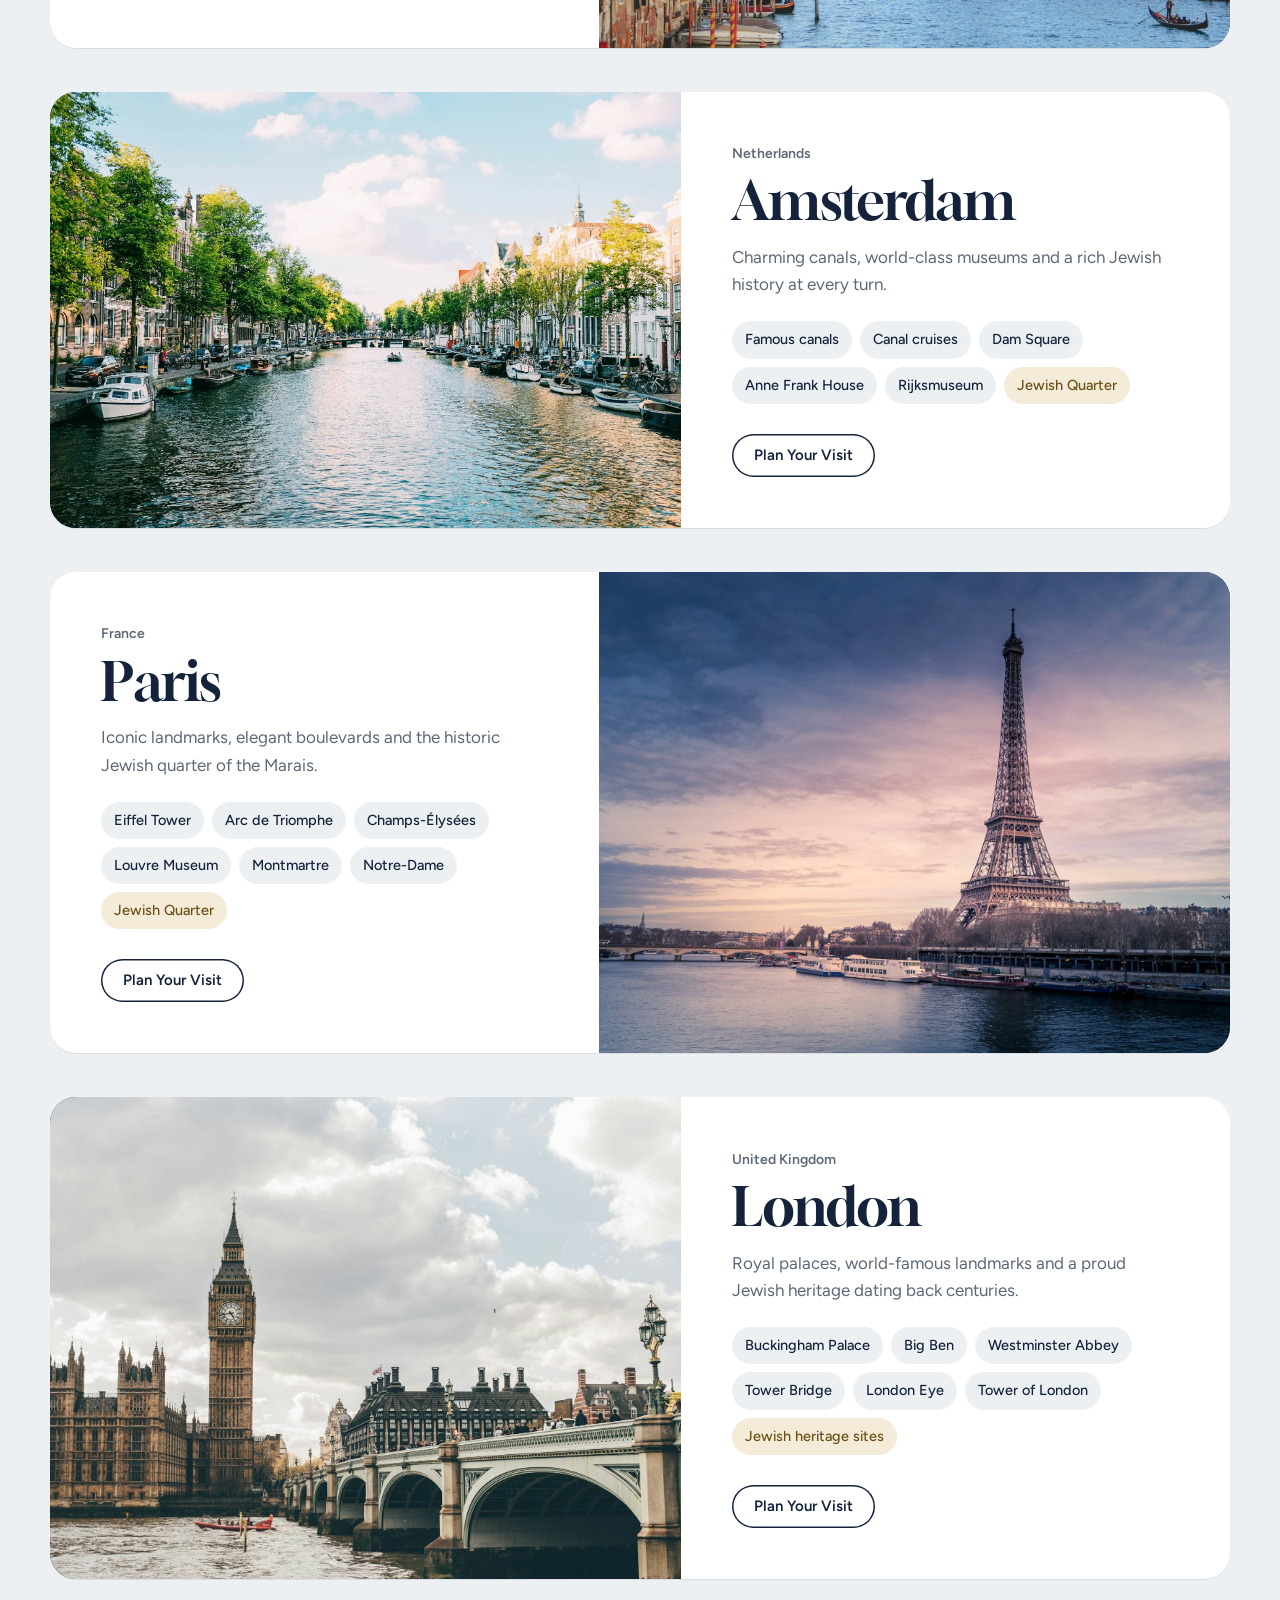
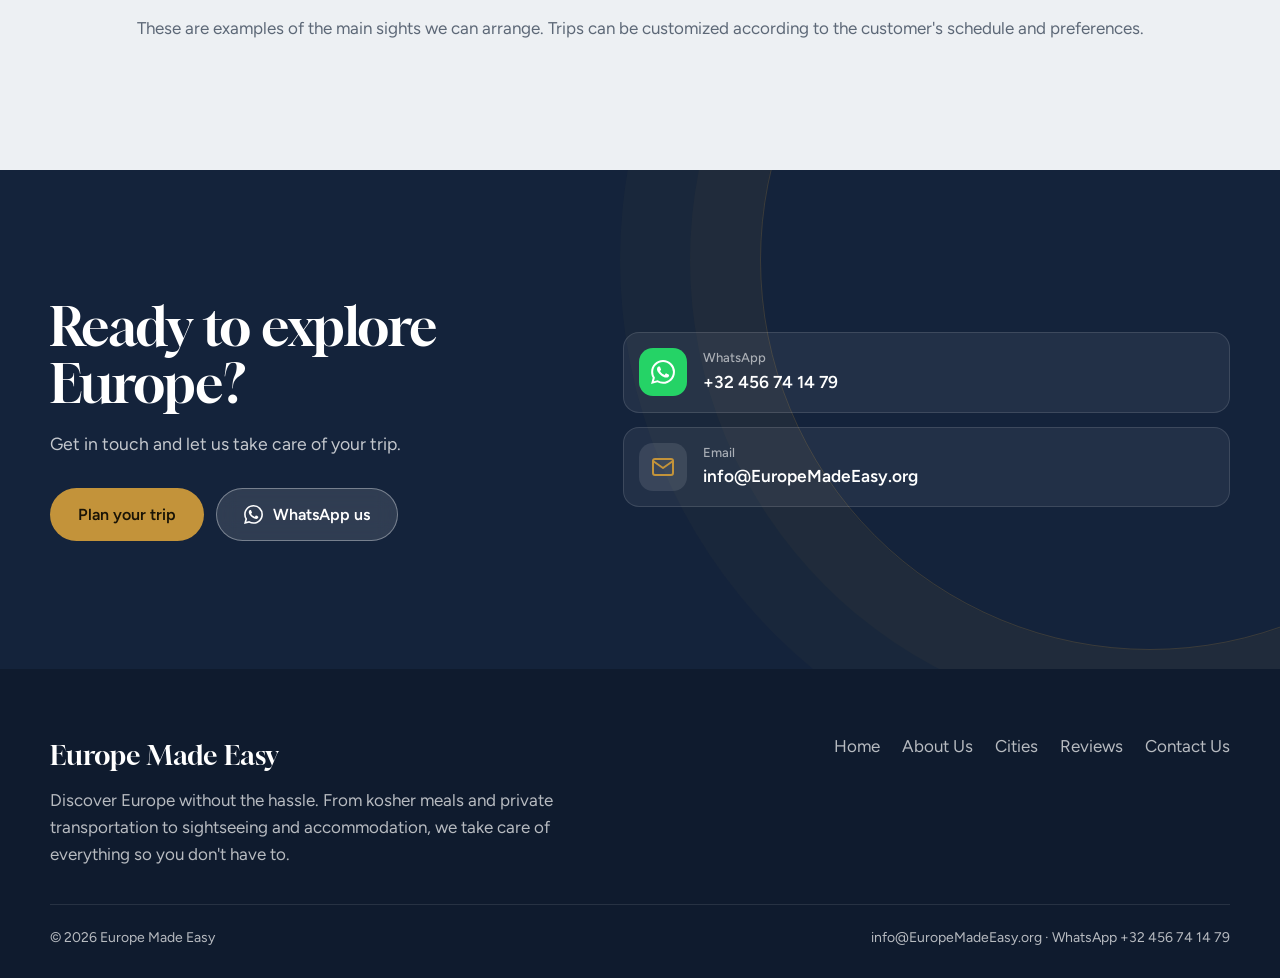
<file: cities.html>
<!doctype html>
<html lang="en">
<head>
  <meta charset="utf-8">
  <meta name="viewport" content="width=device-width, initial-scale=1, viewport-fit=cover">
  <title>Cities | Europe Made Easy</title>
  <meta name="description" content="Discover our destinations: Rome, Venice, Amsterdam, Paris and London — fully arranged, kosher-friendly sightseeing.">
  <meta property="og:title" content="Cities | Europe Made Easy">
  <meta property="og:description" content="Discover our destinations: Rome, Venice, Amsterdam, Paris and London — fully arranged, kosher-friendly sightseeing.">
  <meta property="og:image" content="images/venice.jpg">
  <meta name="theme-color" content="#14233b">
  <link rel="icon" href="favicon.svg" type="image/svg+xml">
  <link rel="preconnect" href="https://fonts.googleapis.com">
  <link rel="preconnect" href="https://fonts.gstatic.com" crossorigin>
  <link href="https://fonts.googleapis.com/css2?family=Figtree:wght@400;500;600;700&family=Gloock&display=swap" rel="stylesheet">
  <link rel="stylesheet" href="css/styles.css">
  <script src="js/main.js" defer></script>
</head>
<body>
  <header class="bar">
    <a class="brand" href="index.html" aria-label="Europe Made Easy, home"><svg viewBox="0 0 40 40" aria-hidden="true"><circle cx="20" cy="20" r="18.5" fill="none" stroke="currentColor" stroke-width="1.5"/><path d="M9 27c3-5 6-12 11-12s8 7 11 12" fill="none" stroke="currentColor" stroke-width="1.5" stroke-linecap="round"/><path d="M14 27h12" stroke="currentColor" stroke-width="1.5" stroke-linecap="round"/><circle cx="20" cy="10.5" r="2" fill="currentColor"/></svg><span>Europe Made Easy</span></a>
    <nav class="nav" aria-label="Main">
      <a href="index.html">Home</a>
      <a href="about.html">About Us</a>
      <a href="cities.html" aria-current="page">Cities</a>
      <a href="reviews.html">Reviews</a>
      <a href="contact.html">Contact Us</a>
    </nav>
    <a class="btn btn-gold bar-cta" href="contact.html">Plan your trip</a>
    <button class="burger" aria-label="Open menu" aria-expanded="false"><span></span><span></span></button>
  </header>

  <main>
    <section class="page-hero" style="background-image:url('images/amsterdam-2.jpg')">
      <div class="wrap">
        <p class="kicker">Cities</p>
        <h1>Discover our destinations</h1>
        <p>Each city with its main attractions. Trips can be customized according to your schedule and preferences.</p>
        <nav class="city-jump" aria-label="Cities"><a href="#rome">Rome</a><a href="#venice">Venice</a><a href="#amsterdam">Amsterdam</a><a href="#paris">Paris</a><a href="#london">London</a></nav>
      </div>
    </section>

    <section class="section section-mist">
      <div class="wrap">
        <div class="city-list">
          <article class="city" id="rome">
            <div class="city-img"><img src="images/rome.jpg" alt="The Colosseum in Rome at dusk" loading="lazy"></div>
            <div class="city-body">
              <p class="city-country">Italy</p>
              <h2>Rome</h2>
              <p>Two thousand years of history around every corner — ancient ruins, grand piazzas and one of the oldest Jewish communities in the world.</p>
              <ul class="sights" aria-label="Main sights in Rome"><li>Colosseum</li><li>Roman Forum</li><li>Trevi Fountain</li><li>Pantheon</li><li>Spanish Steps</li><li class="jw">Jewish Ghetto</li></ul>
              <a class="btn btn-line" href="contact.html?city=rome">Plan Your Visit</a>
            </div>
          </article>
          <article class="city" id="venice">
            <div class="city-img"><img src="images/venice.jpg" alt="The Grand Canal in Venice with the Santa Maria della Salute dome" loading="lazy"></div>
            <div class="city-body">
              <p class="city-country">Italy</p>
              <h2>Venice</h2>
              <p>A magical city built on water, and home to the historic Jewish Ghetto — the first in the world, established in 1516.</p>
              <ul class="sights" aria-label="Main sights in Venice"><li>St. Mark's Square</li><li>Grand Canal</li><li>Rialto Bridge</li><li>Gondola rides</li><li>Doge's Palace</li><li class="jw">Jewish Ghetto</li></ul>
              <a class="btn btn-line" href="contact.html?city=venice">Plan Your Visit</a>
            </div>
          </article>
          <article class="city" id="amsterdam">
            <div class="city-img"><img src="images/amsterdam.jpg" alt="Tree-lined canal in Amsterdam" loading="lazy"></div>
            <div class="city-body">
              <p class="city-country">Netherlands</p>
              <h2>Amsterdam</h2>
              <p>Charming canals, world-class museums and a rich Jewish history at every turn.</p>
              <ul class="sights" aria-label="Main sights in Amsterdam"><li>Famous canals</li><li>Canal cruises</li><li>Dam Square</li><li>Anne Frank House</li><li>Rijksmuseum</li><li class="jw">Jewish Quarter</li></ul>
              <a class="btn btn-line" href="contact.html?city=amsterdam">Plan Your Visit</a>
            </div>
          </article>
          <article class="city" id="paris">
            <div class="city-img"><img src="images/paris.jpg" alt="The Eiffel Tower over the Seine at sunset" loading="lazy"></div>
            <div class="city-body">
              <p class="city-country">France</p>
              <h2>Paris</h2>
              <p>Iconic landmarks, elegant boulevards and the historic Jewish quarter of the Marais.</p>
              <ul class="sights" aria-label="Main sights in Paris"><li>Eiffel Tower</li><li>Arc de Triomphe</li><li>Champs-Élysées</li><li>Louvre Museum</li><li>Montmartre</li><li>Notre-Dame</li><li class="jw">Jewish Quarter</li></ul>
              <a class="btn btn-line" href="contact.html?city=paris">Plan Your Visit</a>
            </div>
          </article>
          <article class="city" id="london">
            <div class="city-img"><img src="images/london.jpg" alt="Big Ben and Westminster Bridge in London" loading="lazy"></div>
            <div class="city-body">
              <p class="city-country">United Kingdom</p>
              <h2>London</h2>
              <p>Royal palaces, world-famous landmarks and a proud Jewish heritage dating back centuries.</p>
              <ul class="sights" aria-label="Main sights in London"><li>Buckingham Palace</li><li>Big Ben</li><li>Westminster Abbey</li><li>Tower Bridge</li><li>London Eye</li><li>Tower of London</li><li class="jw">Jewish heritage sites</li></ul>
              <a class="btn btn-line" href="contact.html?city=london">Plan Your Visit</a>
            </div>
          </article>
        </div>
        <p class="foot-note">These are examples of the main sights we can arrange. Trips can be customized according to the customer's schedule and preferences.</p>
      </div>
    </section>

    <section class="contact">
      <div class="wrap contact-grid">
        <div class="contact-copy">
          <h2>Ready to explore Europe?</h2>
          <p>Get in touch and let us take care of your trip.</p>
          <div class="cta-actions">
            <a class="btn btn-gold btn-lg" href="contact.html">Plan your trip</a>
            <a class="btn btn-glass btn-lg" href="https://wa.me/32456741479" target="_blank" rel="noopener"><svg viewBox="0 0 24 24" fill="currentColor" aria-hidden="true"><path d="M17.472 14.382c-.297-.149-1.758-.867-2.03-.967-.273-.099-.471-.148-.67.15-.197.297-.767.966-.94 1.164-.173.199-.347.223-.644.075-.297-.15-1.255-.463-2.39-1.475-.883-.788-1.48-1.761-1.653-2.059-.173-.297-.018-.458.13-.606.134-.133.298-.347.446-.52.149-.174.198-.298.298-.497.099-.198.05-.371-.025-.52-.075-.149-.669-1.612-.916-2.207-.242-.579-.487-.5-.669-.51-.173-.008-.371-.01-.57-.01-.198 0-.52.074-.792.372-.272.297-1.04 1.016-1.04 2.479 0 1.462 1.065 2.875 1.213 3.074.149.198 2.096 3.2 5.077 4.487.709.306 1.262.489 1.694.625.712.227 1.36.195 1.871.118.571-.085 1.758-.719 2.006-1.413.248-.694.248-1.289.173-1.413-.074-.124-.272-.198-.57-.347m-5.421 7.403h-.004a9.87 9.87 0 01-5.031-1.378l-.361-.214-3.741.982.998-3.648-.235-.374a9.86 9.86 0 01-1.51-5.26c.001-5.45 4.436-9.884 9.888-9.884 2.64 0 5.122 1.03 6.988 2.898a9.825 9.825 0 012.893 6.994c-.003 5.45-4.437 9.884-9.885 9.884m8.413-18.297A11.815 11.815 0 0012.05 0C5.495 0 .16 5.335.157 11.892c0 2.096.547 4.142 1.588 5.945L.057 24l6.305-1.654a11.882 11.882 0 005.683 1.448h.005c6.554 0 11.89-5.335 11.893-11.893a11.821 11.821 0 00-3.48-8.413z"/></svg> WhatsApp us</a>
          </div>
        </div>
          <div class="contact-links">
            <a class="contact-link" href="https://wa.me/32456741479" target="_blank" rel="noopener"><span class="ci ci-wa"><svg viewBox="0 0 24 24" fill="currentColor" aria-hidden="true"><path d="M17.472 14.382c-.297-.149-1.758-.867-2.03-.967-.273-.099-.471-.148-.67.15-.197.297-.767.966-.94 1.164-.173.199-.347.223-.644.075-.297-.15-1.255-.463-2.39-1.475-.883-.788-1.48-1.761-1.653-2.059-.173-.297-.018-.458.13-.606.134-.133.298-.347.446-.52.149-.174.198-.298.298-.497.099-.198.05-.371-.025-.52-.075-.149-.669-1.612-.916-2.207-.242-.579-.487-.5-.669-.51-.173-.008-.371-.01-.57-.01-.198 0-.52.074-.792.372-.272.297-1.04 1.016-1.04 2.479 0 1.462 1.065 2.875 1.213 3.074.149.198 2.096 3.2 5.077 4.487.709.306 1.262.489 1.694.625.712.227 1.36.195 1.871.118.571-.085 1.758-.719 2.006-1.413.248-.694.248-1.289.173-1.413-.074-.124-.272-.198-.57-.347m-5.421 7.403h-.004a9.87 9.87 0 01-5.031-1.378l-.361-.214-3.741.982.998-3.648-.235-.374a9.86 9.86 0 01-1.51-5.26c.001-5.45 4.436-9.884 9.888-9.884 2.64 0 5.122 1.03 6.988 2.898a9.825 9.825 0 012.893 6.994c-.003 5.45-4.437 9.884-9.885 9.884m8.413-18.297A11.815 11.815 0 0012.05 0C5.495 0 .16 5.335.157 11.892c0 2.096.547 4.142 1.588 5.945L.057 24l6.305-1.654a11.882 11.882 0 005.683 1.448h.005c6.554 0 11.89-5.335 11.893-11.893a11.821 11.821 0 00-3.48-8.413z"/></svg></span><span><small>WhatsApp</small>+32 456 74 14 79</span></a>
            <a class="contact-link" href="mailto:info@EuropeMadeEasy.org"><span class="ci"><svg viewBox="0 0 24 24" fill="none" stroke="currentColor" stroke-width="2" stroke-linecap="round" stroke-linejoin="round" aria-hidden="true"><rect x="2" y="4" width="20" height="16" rx="2"/><path d="m22 6-10 7L2 6"/></svg></span><span><small>Email</small>info@EuropeMadeEasy.org</span></a>
          </div>
      </div>
    </section>
  </main>

  <footer class="foot">
    <div class="wrap">
      <div class="foot-grid">
        <div>
          <div class="foot-brand">Europe Made Easy</div>
          <p class="foot-tag">Discover Europe without the hassle. From kosher meals and private transportation to sightseeing and accommodation, we take care of everything so you don't have to.</p>
        </div>
        <nav aria-label="Footer"><a href="index.html">Home</a><a href="about.html">About Us</a><a href="cities.html">Cities</a><a href="reviews.html">Reviews</a><a href="contact.html">Contact Us</a></nav>
      </div>
      <div class="foot-legal">
        <span>© <span data-year></span> Europe Made Easy</span>
        <span><a href="mailto:info@EuropeMadeEasy.org">info@EuropeMadeEasy.org</a> · <a href="https://wa.me/32456741479" target="_blank" rel="noopener">WhatsApp +32 456 74 14 79</a></span>
      </div>
    </div>
  </footer>

  <a class="wa-float" href="https://wa.me/32456741479" target="_blank" rel="noopener" aria-label="Chat with us on WhatsApp"><svg viewBox="0 0 24 24" fill="currentColor" aria-hidden="true"><path d="M17.472 14.382c-.297-.149-1.758-.867-2.03-.967-.273-.099-.471-.148-.67.15-.197.297-.767.966-.94 1.164-.173.199-.347.223-.644.075-.297-.15-1.255-.463-2.39-1.475-.883-.788-1.48-1.761-1.653-2.059-.173-.297-.018-.458.13-.606.134-.133.298-.347.446-.52.149-.174.198-.298.298-.497.099-.198.05-.371-.025-.52-.075-.149-.669-1.612-.916-2.207-.242-.579-.487-.5-.669-.51-.173-.008-.371-.01-.57-.01-.198 0-.52.074-.792.372-.272.297-1.04 1.016-1.04 2.479 0 1.462 1.065 2.875 1.213 3.074.149.198 2.096 3.2 5.077 4.487.709.306 1.262.489 1.694.625.712.227 1.36.195 1.871.118.571-.085 1.758-.719 2.006-1.413.248-.694.248-1.289.173-1.413-.074-.124-.272-.198-.57-.347m-5.421 7.403h-.004a9.87 9.87 0 01-5.031-1.378l-.361-.214-3.741.982.998-3.648-.235-.374a9.86 9.86 0 01-1.51-5.26c.001-5.45 4.436-9.884 9.888-9.884 2.64 0 5.122 1.03 6.988 2.898a9.825 9.825 0 012.893 6.994c-.003 5.45-4.437 9.884-9.885 9.884m8.413-18.297A11.815 11.815 0 0012.05 0C5.495 0 .16 5.335.157 11.892c0 2.096.547 4.142 1.588 5.945L.057 24l6.305-1.654a11.882 11.882 0 005.683 1.448h.005c6.554 0 11.89-5.335 11.893-11.893a11.821 11.821 0 00-3.48-8.413z"/></svg></a>
</body>
</html>
</file>
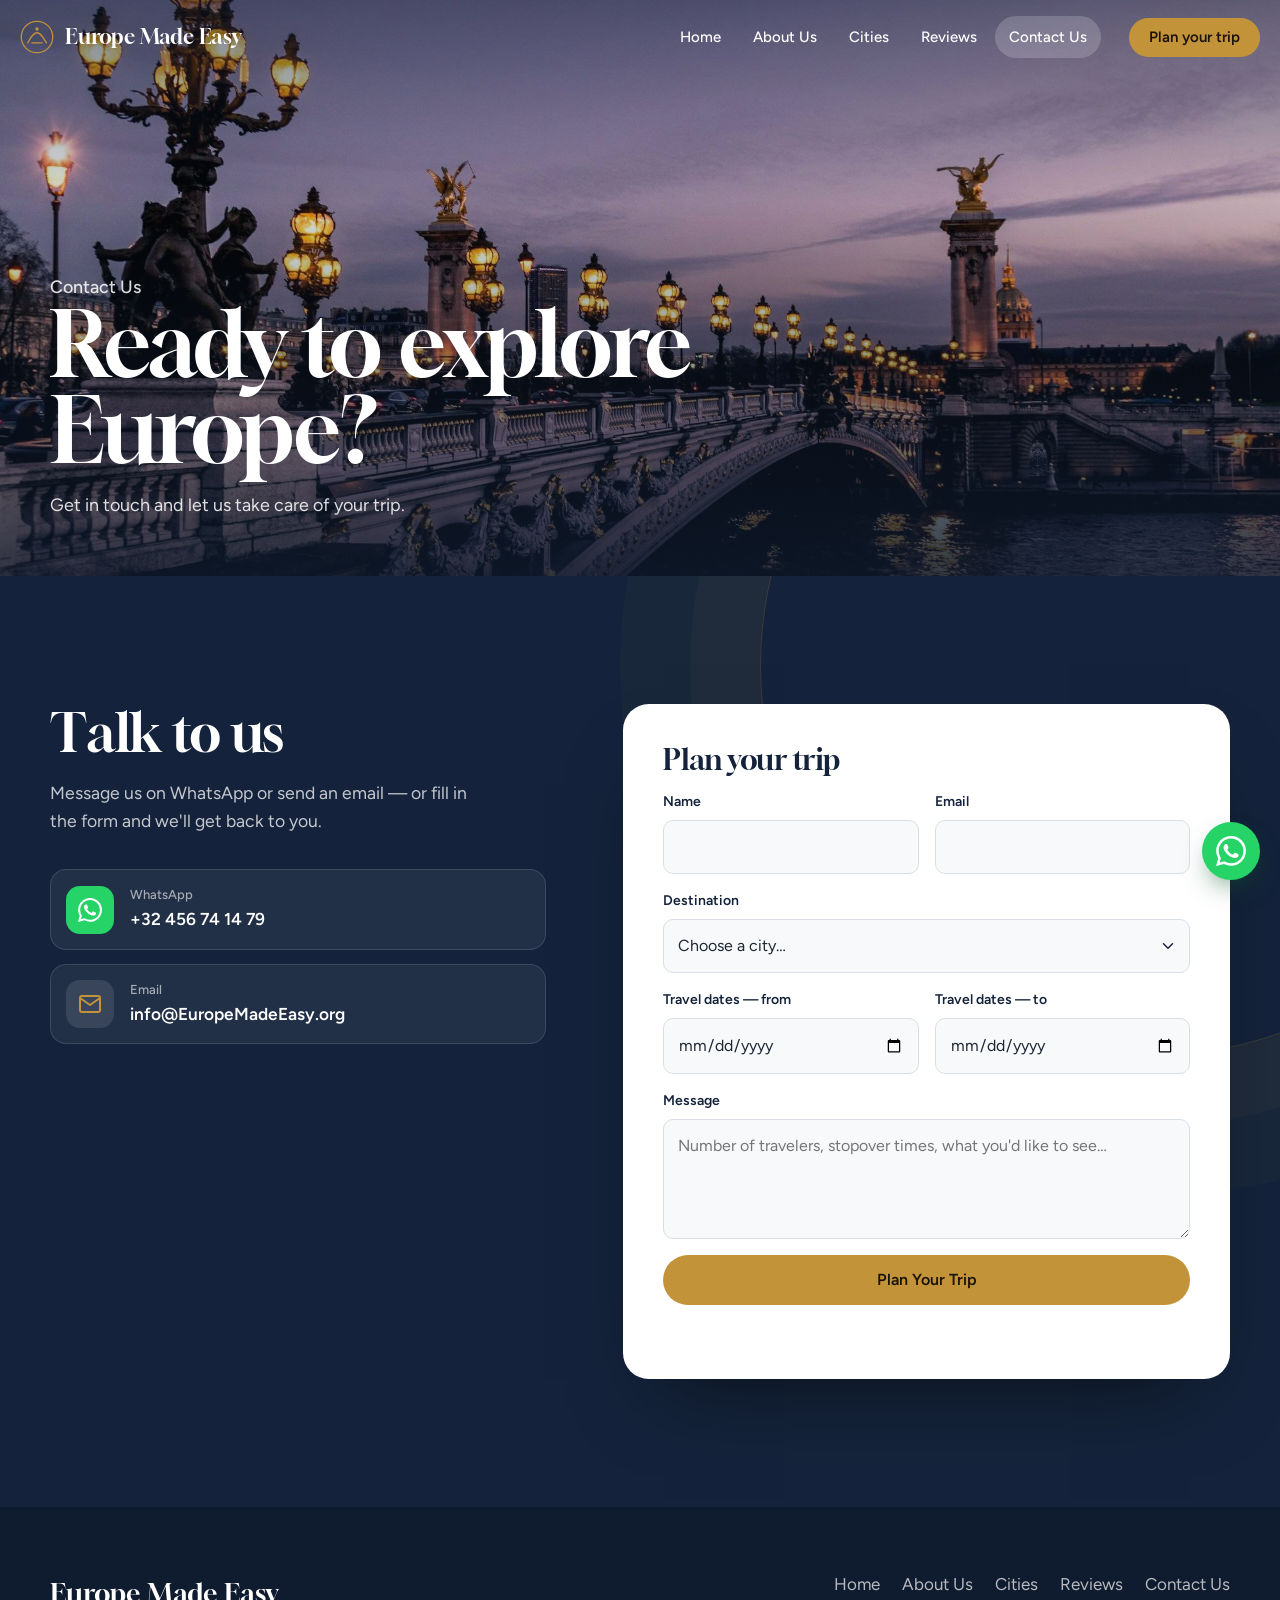
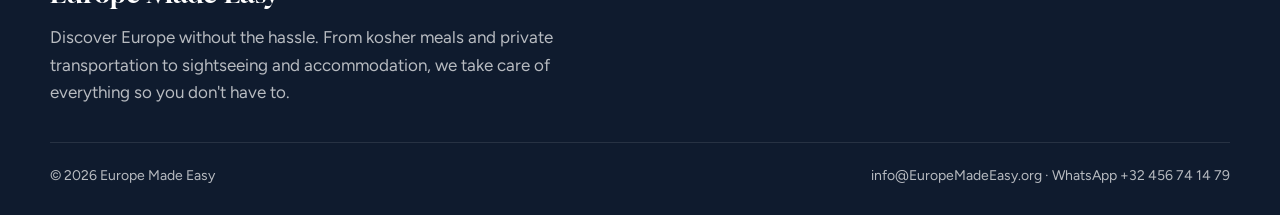
<file: contact.html>
<!doctype html>
<html lang="en">
<head>
  <meta charset="utf-8">
  <meta name="viewport" content="width=device-width, initial-scale=1, viewport-fit=cover">
  <title>Contact Us | Europe Made Easy</title>
  <meta name="description" content="Ready to explore Europe? Contact Europe Made Easy by email, WhatsApp or our simple contact form.">
  <meta property="og:title" content="Contact Us | Europe Made Easy">
  <meta property="og:description" content="Ready to explore Europe? Contact Europe Made Easy by email, WhatsApp or our simple contact form.">
  <meta property="og:image" content="images/venice.jpg">
  <meta name="theme-color" content="#14233b">
  <link rel="icon" href="favicon.svg" type="image/svg+xml">
  <link rel="preconnect" href="https://fonts.googleapis.com">
  <link rel="preconnect" href="https://fonts.gstatic.com" crossorigin>
  <link href="https://fonts.googleapis.com/css2?family=Figtree:wght@400;500;600;700&family=Gloock&display=swap" rel="stylesheet">
  <link rel="stylesheet" href="css/styles.css">
  <script src="js/main.js" defer></script>
</head>
<body>
  <header class="bar">
    <a class="brand" href="index.html" aria-label="Europe Made Easy, home"><svg viewBox="0 0 40 40" aria-hidden="true"><circle cx="20" cy="20" r="18.5" fill="none" stroke="currentColor" stroke-width="1.5"/><path d="M9 27c3-5 6-12 11-12s8 7 11 12" fill="none" stroke="currentColor" stroke-width="1.5" stroke-linecap="round"/><path d="M14 27h12" stroke="currentColor" stroke-width="1.5" stroke-linecap="round"/><circle cx="20" cy="10.5" r="2" fill="currentColor"/></svg><span>Europe Made Easy</span></a>
    <nav class="nav" aria-label="Main">
      <a href="index.html">Home</a>
      <a href="about.html">About Us</a>
      <a href="cities.html">Cities</a>
      <a href="reviews.html">Reviews</a>
      <a href="contact.html" aria-current="page">Contact Us</a>
    </nav>
    <a class="btn btn-gold bar-cta" href="contact.html">Plan your trip</a>
    <button class="burger" aria-label="Open menu" aria-expanded="false"><span></span><span></span></button>
  </header>

  <main>
    <section class="page-hero" style="background-image:url('images/paris-2.jpg')">
      <div class="wrap">
        <p class="kicker">Contact Us</p>
        <h1>Ready to explore Europe?</h1>
        <p>Get in touch and let us take care of your trip.</p>
      </div>
    </section>

    <section class="contact">
      <div class="wrap contact-grid">
        <div class="contact-copy">
          <h2>Talk to us</h2>
          <p>Message us on WhatsApp or send an email — or fill in the form and we'll get back to you.</p>
          <div class="contact-links">
            <a class="contact-link" href="https://wa.me/32456741479" target="_blank" rel="noopener"><span class="ci ci-wa"><svg viewBox="0 0 24 24" fill="currentColor" aria-hidden="true"><path d="M17.472 14.382c-.297-.149-1.758-.867-2.03-.967-.273-.099-.471-.148-.67.15-.197.297-.767.966-.94 1.164-.173.199-.347.223-.644.075-.297-.15-1.255-.463-2.39-1.475-.883-.788-1.48-1.761-1.653-2.059-.173-.297-.018-.458.13-.606.134-.133.298-.347.446-.52.149-.174.198-.298.298-.497.099-.198.05-.371-.025-.52-.075-.149-.669-1.612-.916-2.207-.242-.579-.487-.5-.669-.51-.173-.008-.371-.01-.57-.01-.198 0-.52.074-.792.372-.272.297-1.04 1.016-1.04 2.479 0 1.462 1.065 2.875 1.213 3.074.149.198 2.096 3.2 5.077 4.487.709.306 1.262.489 1.694.625.712.227 1.36.195 1.871.118.571-.085 1.758-.719 2.006-1.413.248-.694.248-1.289.173-1.413-.074-.124-.272-.198-.57-.347m-5.421 7.403h-.004a9.87 9.87 0 01-5.031-1.378l-.361-.214-3.741.982.998-3.648-.235-.374a9.86 9.86 0 01-1.51-5.26c.001-5.45 4.436-9.884 9.888-9.884 2.64 0 5.122 1.03 6.988 2.898a9.825 9.825 0 012.893 6.994c-.003 5.45-4.437 9.884-9.885 9.884m8.413-18.297A11.815 11.815 0 0012.05 0C5.495 0 .16 5.335.157 11.892c0 2.096.547 4.142 1.588 5.945L.057 24l6.305-1.654a11.882 11.882 0 005.683 1.448h.005c6.554 0 11.89-5.335 11.893-11.893a11.821 11.821 0 00-3.48-8.413z"/></svg></span><span><small>WhatsApp</small>+32 456 74 14 79</span></a>
            <a class="contact-link" href="mailto:info@EuropeMadeEasy.org"><span class="ci"><svg viewBox="0 0 24 24" fill="none" stroke="currentColor" stroke-width="2" stroke-linecap="round" stroke-linejoin="round" aria-hidden="true"><rect x="2" y="4" width="20" height="16" rx="2"/><path d="m22 6-10 7L2 6"/></svg></span><span><small>Email</small>info@EuropeMadeEasy.org</span></a>
          </div>
        </div>
        <form class="card form" data-ajax data-success="Thank you! We've received your message and will be in touch shortly.">
          <h3>Plan your trip</h3>
          <input type="hidden" name="_subject" value="New trip enquiry — Europe Made Easy">
          <input type="hidden" name="_template" value="table">
          <input type="text" name="_honey" class="hp" tabindex="-1" autocomplete="off" aria-hidden="true">
          <div class="field-row">
            <label class="field"><span>Name</span><input name="name" required autocomplete="name"></label>
            <label class="field"><span>Email</span><input name="email" type="email" required autocomplete="email"></label>
          </div>
          <label class="field"><span>Destination</span>
            <select id="destination" name="destination" required>
              <option value="">Choose a city…</option>
              <option value="Rome">Rome</option>
              <option value="Venice">Venice</option>
              <option value="Amsterdam">Amsterdam</option>
              <option value="Paris">Paris</option>
              <option value="London">London</option>
              <option value="More than one city">More than one city</option>
              <option value="Not sure yet">Not sure yet</option>
            </select>
          </label>
          <div class="field-row">
            <label class="field"><span>Travel dates — from</span><input name="travel_from" type="date"></label>
            <label class="field"><span>Travel dates — to</span><input name="travel_to" type="date"></label>
          </div>
          <label class="field"><span>Message</span><textarea name="message" required placeholder="Number of travelers, stopover times, what you'd like to see…"></textarea></label>
          <button class="btn btn-gold btn-lg" type="submit">Plan Your Trip</button>
          <p class="form-status" role="status"></p>
        </form>
      </div>
    </section>
  </main>

  <footer class="foot">
    <div class="wrap">
      <div class="foot-grid">
        <div>
          <div class="foot-brand">Europe Made Easy</div>
          <p class="foot-tag">Discover Europe without the hassle. From kosher meals and private transportation to sightseeing and accommodation, we take care of everything so you don't have to.</p>
        </div>
        <nav aria-label="Footer"><a href="index.html">Home</a><a href="about.html">About Us</a><a href="cities.html">Cities</a><a href="reviews.html">Reviews</a><a href="contact.html">Contact Us</a></nav>
      </div>
      <div class="foot-legal">
        <span>© <span data-year></span> Europe Made Easy</span>
        <span><a href="mailto:info@EuropeMadeEasy.org">info@EuropeMadeEasy.org</a> · <a href="https://wa.me/32456741479" target="_blank" rel="noopener">WhatsApp +32 456 74 14 79</a></span>
      </div>
    </div>
  </footer>

  <a class="wa-float" href="https://wa.me/32456741479" target="_blank" rel="noopener" aria-label="Chat with us on WhatsApp"><svg viewBox="0 0 24 24" fill="currentColor" aria-hidden="true"><path d="M17.472 14.382c-.297-.149-1.758-.867-2.03-.967-.273-.099-.471-.148-.67.15-.197.297-.767.966-.94 1.164-.173.199-.347.223-.644.075-.297-.15-1.255-.463-2.39-1.475-.883-.788-1.48-1.761-1.653-2.059-.173-.297-.018-.458.13-.606.134-.133.298-.347.446-.52.149-.174.198-.298.298-.497.099-.198.05-.371-.025-.52-.075-.149-.669-1.612-.916-2.207-.242-.579-.487-.5-.669-.51-.173-.008-.371-.01-.57-.01-.198 0-.52.074-.792.372-.272.297-1.04 1.016-1.04 2.479 0 1.462 1.065 2.875 1.213 3.074.149.198 2.096 3.2 5.077 4.487.709.306 1.262.489 1.694.625.712.227 1.36.195 1.871.118.571-.085 1.758-.719 2.006-1.413.248-.694.248-1.289.173-1.413-.074-.124-.272-.198-.57-.347m-5.421 7.403h-.004a9.87 9.87 0 01-5.031-1.378l-.361-.214-3.741.982.998-3.648-.235-.374a9.86 9.86 0 01-1.51-5.26c.001-5.45 4.436-9.884 9.888-9.884 2.64 0 5.122 1.03 6.988 2.898a9.825 9.825 0 012.893 6.994c-.003 5.45-4.437 9.884-9.885 9.884m8.413-18.297A11.815 11.815 0 0012.05 0C5.495 0 .16 5.335.157 11.892c0 2.096.547 4.142 1.588 5.945L.057 24l6.305-1.654a11.882 11.882 0 005.683 1.448h.005c6.554 0 11.89-5.335 11.893-11.893a11.821 11.821 0 00-3.48-8.413z"/></svg></a>
</body>
</html>
</file>
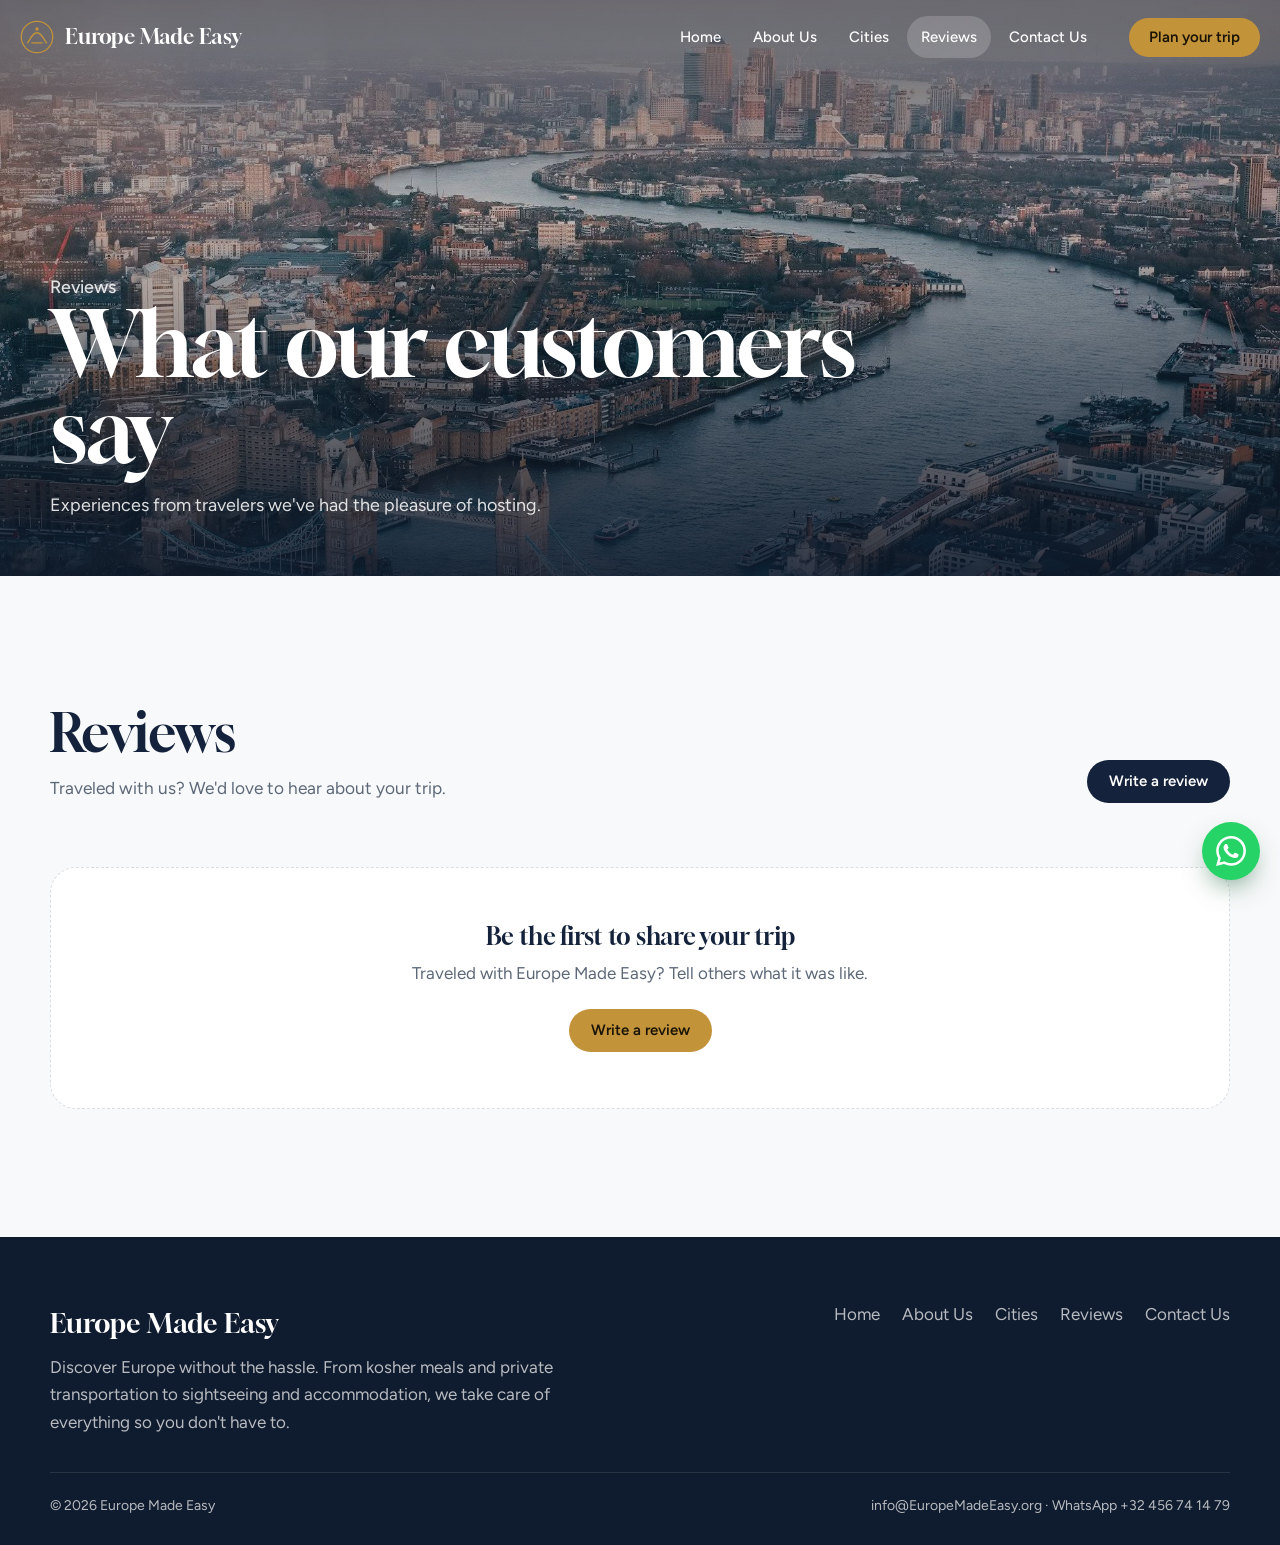
<file: reviews.html>
<!doctype html>
<html lang="en">
<head>
  <meta charset="utf-8">
  <meta name="viewport" content="width=device-width, initial-scale=1, viewport-fit=cover">
  <title>Reviews | Europe Made Easy</title>
  <meta name="description" content="Read what our customers say about their Europe Made Easy trips, and share your own experience.">
  <meta property="og:title" content="Reviews | Europe Made Easy">
  <meta property="og:description" content="Read what our customers say about their Europe Made Easy trips, and share your own experience.">
  <meta property="og:image" content="images/venice.jpg">
  <meta name="theme-color" content="#14233b">
  <link rel="icon" href="favicon.svg" type="image/svg+xml">
  <link rel="preconnect" href="https://fonts.googleapis.com">
  <link rel="preconnect" href="https://fonts.gstatic.com" crossorigin>
  <link href="https://fonts.googleapis.com/css2?family=Figtree:wght@400;500;600;700&family=Gloock&display=swap" rel="stylesheet">
  <link rel="stylesheet" href="css/styles.css">
  <script src="js/main.js" defer></script>
</head>
<body>
  <header class="bar">
    <a class="brand" href="index.html" aria-label="Europe Made Easy, home"><svg viewBox="0 0 40 40" aria-hidden="true"><circle cx="20" cy="20" r="18.5" fill="none" stroke="currentColor" stroke-width="1.5"/><path d="M9 27c3-5 6-12 11-12s8 7 11 12" fill="none" stroke="currentColor" stroke-width="1.5" stroke-linecap="round"/><path d="M14 27h12" stroke="currentColor" stroke-width="1.5" stroke-linecap="round"/><circle cx="20" cy="10.5" r="2" fill="currentColor"/></svg><span>Europe Made Easy</span></a>
    <nav class="nav" aria-label="Main">
      <a href="index.html">Home</a>
      <a href="about.html">About Us</a>
      <a href="cities.html">Cities</a>
      <a href="reviews.html" aria-current="page">Reviews</a>
      <a href="contact.html">Contact Us</a>
    </nav>
    <a class="btn btn-gold bar-cta" href="contact.html">Plan your trip</a>
    <button class="burger" aria-label="Open menu" aria-expanded="false"><span></span><span></span></button>
  </header>

  <main>
    <section class="page-hero" style="background-image:url('images/london-2.jpg')">
      <div class="wrap">
        <p class="kicker">Reviews</p>
        <h1>What our customers say</h1>
        <p>Experiences from travelers we've had the pleasure of hosting.</p>
      </div>
    </section>

    <section class="section">
      <div class="wrap">
        <div class="section-head section-head-row">
          <div>
            <h2>Reviews</h2>
            <p>Traveled with us? We'd love to hear about your trip.</p>
          </div>
          <button class="btn btn-ink" type="button" data-open-review>Write a review</button>
        </div>
        <div id="review-list">
          <div class="empty">
            <h3>Be the first to share your trip</h3>
            <p>Traveled with Europe Made Easy? Tell others what it was like.</p>
            <button class="btn btn-gold" type="button" data-open-review>Write a review</button>
          </div>
        </div>
      </div>
    </section>

    <dialog class="sheet" id="reviewSheet" aria-labelledby="sheetTitle">
      <form class="form" data-ajax data-success="Thank you! Your review has been received.">
        <input type="hidden" name="_subject" value="New review — Europe Made Easy">
        <input type="hidden" name="_template" value="table">
        <input type="text" name="_honey" class="hp" tabindex="-1" autocomplete="off" aria-hidden="true">
        <div class="sheet-head">
          <h3 id="sheetTitle">Write a review</h3>
          <button class="x" type="button" aria-label="Close"><svg viewBox="0 0 24 24" aria-hidden="true"><path d="M6 6l12 12M18 6 6 18"/></svg></button>
        </div>
        <label class="field"><span>Your name</span><input name="name" required autocomplete="name"></label>
        <fieldset class="field">
          <legend>Your rating</legend>
          <div class="star-input"><input type="radio" id="star5" name="rating" value="5" required><label for="star5" title="5 stars">★</label><input type="radio" id="star4" name="rating" value="4"><label for="star4" title="4 stars">★</label><input type="radio" id="star3" name="rating" value="3"><label for="star3" title="3 stars">★</label><input type="radio" id="star2" name="rating" value="2"><label for="star2" title="2 stars">★</label><input type="radio" id="star1" name="rating" value="1"><label for="star1" title="1 star">★</label></div>
        </fieldset>
        <label class="field"><span>City / trip (optional)</span><input name="trip" placeholder="e.g. Paris, March 2026"></label>
        <label class="field"><span>Your review</span><textarea name="review" required></textarea></label>
        <button class="btn btn-gold btn-lg" type="submit">Submit review</button>
        <p class="form-status" role="status"></p>
      </form>
    </dialog>
  </main>

  <footer class="foot">
    <div class="wrap">
      <div class="foot-grid">
        <div>
          <div class="foot-brand">Europe Made Easy</div>
          <p class="foot-tag">Discover Europe without the hassle. From kosher meals and private transportation to sightseeing and accommodation, we take care of everything so you don't have to.</p>
        </div>
        <nav aria-label="Footer"><a href="index.html">Home</a><a href="about.html">About Us</a><a href="cities.html">Cities</a><a href="reviews.html">Reviews</a><a href="contact.html">Contact Us</a></nav>
      </div>
      <div class="foot-legal">
        <span>© <span data-year></span> Europe Made Easy</span>
        <span><a href="mailto:info@EuropeMadeEasy.org">info@EuropeMadeEasy.org</a> · <a href="https://wa.me/32456741479" target="_blank" rel="noopener">WhatsApp +32 456 74 14 79</a></span>
      </div>
    </div>
  </footer>

  <a class="wa-float" href="https://wa.me/32456741479" target="_blank" rel="noopener" aria-label="Chat with us on WhatsApp"><svg viewBox="0 0 24 24" fill="currentColor" aria-hidden="true"><path d="M17.472 14.382c-.297-.149-1.758-.867-2.03-.967-.273-.099-.471-.148-.67.15-.197.297-.767.966-.94 1.164-.173.199-.347.223-.644.075-.297-.15-1.255-.463-2.39-1.475-.883-.788-1.48-1.761-1.653-2.059-.173-.297-.018-.458.13-.606.134-.133.298-.347.446-.52.149-.174.198-.298.298-.497.099-.198.05-.371-.025-.52-.075-.149-.669-1.612-.916-2.207-.242-.579-.487-.5-.669-.51-.173-.008-.371-.01-.57-.01-.198 0-.52.074-.792.372-.272.297-1.04 1.016-1.04 2.479 0 1.462 1.065 2.875 1.213 3.074.149.198 2.096 3.2 5.077 4.487.709.306 1.262.489 1.694.625.712.227 1.36.195 1.871.118.571-.085 1.758-.719 2.006-1.413.248-.694.248-1.289.173-1.413-.074-.124-.272-.198-.57-.347m-5.421 7.403h-.004a9.87 9.87 0 01-5.031-1.378l-.361-.214-3.741.982.998-3.648-.235-.374a9.86 9.86 0 01-1.51-5.26c.001-5.45 4.436-9.884 9.888-9.884 2.64 0 5.122 1.03 6.988 2.898a9.825 9.825 0 012.893 6.994c-.003 5.45-4.437 9.884-9.885 9.884m8.413-18.297A11.815 11.815 0 0012.05 0C5.495 0 .16 5.335.157 11.892c0 2.096.547 4.142 1.588 5.945L.057 24l6.305-1.654a11.882 11.882 0 005.683 1.448h.005c6.554 0 11.89-5.335 11.893-11.893a11.821 11.821 0 00-3.48-8.413z"/></svg></a>
</body>
</html>
</file>
<file: css/styles.css>
/* Europe Made Easy — navy, gold and lagoon; Gloock headings, Figtree text. */
:root {
  --navy: #14233b;
  --navy-2: #1c3150;
  --navy-deep: #0f1b2e;
  --mist: #edf0f3;
  --paper: #f8f9fa;
  --gold: #c3933a;
  --gold-soft: #e9d6ae;
  --lagoon: #2f6f73;
  --text: #1d2633;
  --muted: #5d6877;
  --line: #d9dee5;
  --white: #fff;
  --whatsapp: #25d366;
  --serif: "Gloock", Georgia, serif;
  --sans: "Figtree", system-ui, -apple-system, "Segoe UI", sans-serif;
  --r-sm: 10px;
  --r-md: 16px;
  --r-lg: 26px;
  --ease: cubic-bezier(.2, .7, .2, 1);
  --lift: 0 14px 30px -12px rgba(20, 35, 59, .38), 0 4px 10px -4px rgba(20, 35, 59, .18);
}

*, *::before, *::after { box-sizing: border-box; }
html { scroll-behavior: smooth; scroll-padding-top: 84px; -webkit-text-size-adjust: 100%; }
body { margin: 0; font-family: var(--sans); font-size: 17px; line-height: 1.6; color: var(--text); background: var(--paper); -webkit-font-smoothing: antialiased; }
img { max-width: 100%; display: block; }
a { color: inherit; }
h1, h2, h3 { font-family: var(--serif); font-weight: 400; line-height: 1.08; margin: 0; letter-spacing: -.01em; color: var(--navy); }
h2 { font-size: clamp(2.1rem, 4.2vw, 3.3rem); }
h3 { font-size: 1.5rem; }
p { margin: 0 0 1em; }
:focus-visible { outline: 2px solid var(--gold); outline-offset: 3px; border-radius: 6px; }
.wrap { width: min(1180px, 100% - 40px); margin-inline: auto; }
.hp { position: absolute; left: -9999px; width: 1px; height: 1px; overflow: hidden; }

/* Buttons */
.btn {
  --bg: var(--navy); --fg: #fff;
  display: inline-flex; align-items: center; justify-content: center; gap: 10px;
  font: 600 15px/1 var(--sans); padding: 14px 22px; border-radius: 999px; border: 0;
  background: var(--bg); color: var(--fg); text-decoration: none; cursor: pointer; white-space: nowrap;
  transition: transform .35s var(--ease), box-shadow .35s var(--ease), background-color .25s, color .25s;
}
.btn svg { width: 19px; height: 19px; flex: none; }
.btn:hover { transform: translateY(-3px); box-shadow: var(--lift); }
.btn:active { transform: translateY(-1px); transition-duration: .1s; }
.btn[disabled] { opacity: .6; pointer-events: none; }
.btn-lg { padding: 17px 28px; font-size: 16px; }
.btn-gold { --bg: var(--gold); --fg: #1a1406; }
.btn-gold:hover { --bg: #d0a04a; box-shadow: 0 16px 34px -12px rgba(195, 147, 58, .75), 0 4px 10px -4px rgba(20, 35, 59, .25); }
.btn-ink { --bg: var(--navy); --fg: #fff; }
.btn-ink:hover { --bg: var(--navy-2); }
.btn-glass { --bg: rgba(255, 255, 255, .12); --fg: #fff; backdrop-filter: blur(10px); -webkit-backdrop-filter: blur(10px); box-shadow: inset 0 0 0 1px rgba(255, 255, 255, .35); }
.btn-glass:hover { --bg: rgba(255, 255, 255, .22); box-shadow: inset 0 0 0 1px rgba(255, 255, 255, .55), 0 16px 34px -14px rgba(0, 0, 0, .6); }
.btn-line { --bg: transparent; --fg: var(--navy); box-shadow: inset 0 0 0 1.5px var(--navy); }
.btn-line:hover { --bg: var(--navy); --fg: #fff; }
.btn-wa { --bg: var(--whatsapp); --fg: #fff; }

/* Header: transparent over the photo, solid once scrolled */
.bar {
  position: fixed; inset: 0 0 auto; z-index: 50; display: flex; align-items: center; gap: 28px;
  padding: 16px max(20px, calc((100vw - 1240px) / 2)); color: #fff;
  transition: background-color .35s, box-shadow .35s, padding .35s, color .35s;
}
.bar.solid {
  background: rgba(248, 249, 250, .9); backdrop-filter: saturate(1.4) blur(14px); -webkit-backdrop-filter: saturate(1.4) blur(14px);
  color: var(--navy); box-shadow: 0 1px 0 var(--line); padding-block: 10px;
}
.brand { display: flex; align-items: center; gap: 11px; text-decoration: none; font-family: var(--serif); font-size: 1.3rem; letter-spacing: -.01em; margin-right: auto; }
.brand svg { width: 34px; height: 34px; color: var(--gold); }
.nav { display: flex; gap: 4px; }
.nav a { text-decoration: none; font-weight: 500; font-size: 15px; padding: 9px 14px; border-radius: 999px; transition: background-color .2s, color .2s; }
.nav a:hover { background: rgba(255, 255, 255, .14); }
.bar.solid .nav a:hover { background: var(--mist); }
.nav a[aria-current="page"] { background: rgba(255, 255, 255, .18); }
.bar.solid .nav a[aria-current="page"] { background: var(--navy); color: #fff; }
.bar-cta { padding: 12px 20px; }
.burger {
  display: none; width: 44px; height: 44px; border: 0; border-radius: 50%; background: rgba(255, 255, 255, .14);
  color: inherit; cursor: pointer; flex-direction: column; justify-content: center; align-items: center; gap: 6px;
}
.bar.solid .burger { background: var(--mist); }
.burger span { width: 18px; height: 1.8px; background: currentColor; border-radius: 2px; transition: transform .3s var(--ease); }
.burger[aria-expanded="true"] span:first-child { transform: translateY(3.9px) rotate(45deg); }
.burger[aria-expanded="true"] span:last-child { transform: translateY(-3.9px) rotate(-45deg); }

/* Home hero: rotating city photos with tabs */
.hero { position: relative; min-height: 100svh; display: flex; flex-direction: column; justify-content: flex-end; color: #fff; overflow: hidden; background: var(--navy); }
.hero-media { position: absolute; inset: 0; }
.hero-media img { position: absolute; inset: 0; width: 100%; height: 100%; object-fit: cover; opacity: 0; transform: scale(1.06); transition: opacity 1.2s var(--ease), transform 7s linear; }
.hero-media img.show { opacity: 1; transform: scale(1); }
.hero-shade { position: absolute; inset: 0; background: linear-gradient(180deg, rgba(14, 25, 43, .55) 0%, rgba(14, 25, 43, .1) 30%, rgba(14, 25, 43, .25) 55%, rgba(14, 25, 43, .88) 100%); }
.hero-inner { position: relative; width: min(1180px, 100% - 40px); margin: 0 auto; padding: 140px 0 44px; }
.kicker { font-weight: 500; font-size: 15px; color: var(--gold-soft); margin-bottom: 18px; }
.hero h1 { color: #fff; font-size: clamp(3.2rem, 9vw, 7.4rem); line-height: .94; letter-spacing: -.025em; max-width: 11ch; }
.hero h1 span { display: block; font-family: var(--sans); font-weight: 500; font-size: clamp(1.15rem, 2.2vw, 1.6rem); letter-spacing: 0; line-height: 1.3; margin-top: 22px; color: #fff; }
.hero-lede { max-width: 52ch; font-size: clamp(1rem, 1.4vw, 1.12rem); color: rgba(255, 255, 255, .86); margin: 16px 0 30px; }
.hero-actions { display: flex; flex-wrap: wrap; gap: 12px; }
.hero-cities { position: relative; display: grid; grid-template-columns: repeat(5, 1fr); border-top: 1px solid rgba(255, 255, 255, .22); width: min(1180px, 100% - 40px); margin: 0 auto 18px; }
.hero-tab { position: relative; background: none; border: 0; color: rgba(255, 255, 255, .62); font: 400 clamp(1rem, 1.9vw, 1.55rem)/1 var(--serif); text-align: left; padding: 20px 0 12px; cursor: pointer; transition: color .25s; }
.hero-tab small { display: block; font: 500 12.5px/1.3 var(--sans); margin-top: 7px; color: rgba(255, 255, 255, .5); transition: color .25s; }
.hero-tab::before { content: ""; position: absolute; left: 0; top: -1px; height: 2px; width: 0; background: var(--gold); }
.hero-tab:hover, .hero-tab[aria-selected="true"] { color: #fff; }
.hero-tab[aria-selected="true"] small { color: var(--gold-soft); }
.hero-tab[aria-selected="true"]::before { animation: fill 6s linear forwards; }
.hero.paused .hero-tab[aria-selected="true"]::before { animation: none; width: 100%; }
@keyframes fill { to { width: 100%; } }

/* Inner page hero */
.page-hero { position: relative; min-height: min(64svh, 600px); display: flex; align-items: flex-end; color: #fff; background: var(--navy) center / cover no-repeat; overflow: hidden; }
.page-hero::before { content: ""; position: absolute; inset: 0; background: linear-gradient(180deg, rgba(14, 25, 43, .55) 0%, rgba(14, 25, 43, .15) 35%, rgba(14, 25, 43, .85) 100%); }
.page-hero .wrap { position: relative; padding: 140px 0 56px; }
.page-hero h1 { color: #fff; font-size: clamp(2.8rem, 7vw, 5.6rem); line-height: .96; letter-spacing: -.025em; max-width: 14ch; }
.page-hero p { color: rgba(255, 255, 255, .86); font-size: clamp(1rem, 1.4vw, 1.15rem); max-width: 52ch; margin: 18px 0 0; }

/* Sections */
.section { padding: clamp(80px, 10vw, 130px) 0; }
.section-mist { background: var(--mist); }
.section-head { max-width: 640px; margin-bottom: clamp(40px, 6vw, 64px); }
.section-head h2 { margin-bottom: 14px; }
.section-head p { color: var(--muted); font-size: 1.08rem; margin: 0; }
.section-head-row { max-width: none; display: flex; justify-content: space-between; align-items: end; gap: 24px; flex-wrap: wrap; }
.section-head-row > div { max-width: 620px; }

/* About */
.about-grid { display: grid; grid-template-columns: 1.05fr 1fr; gap: clamp(40px, 7vw, 100px); align-items: start; }
.about-copy h2 { margin-bottom: 26px; }
.lead { font-size: 1.28rem; line-height: 1.5; color: var(--navy); }
.about-copy p:not(.lead) { color: var(--muted); max-width: 56ch; }
.motto { margin: 36px 0 0; padding: 26px 0 0; border-top: 1px solid var(--line); font-family: var(--serif); font-size: clamp(1.5rem, 2.6vw, 2rem); line-height: 1.2; color: var(--lagoon); }
.about-copy .btn { margin-top: 30px; }
.services-card { background: var(--white); border-radius: var(--r-lg); padding: clamp(26px, 3.5vw, 40px); box-shadow: 0 1px 0 var(--line), 0 30px 60px -40px rgba(20, 35, 59, .35); }
.services-card h3 { font-size: 1.45rem; margin-bottom: 18px; }
.services { list-style: none; margin: 0; padding: 0; }
.services li { display: flex; align-items: center; gap: 16px; padding: 14px 0; border-top: 1px solid var(--mist); font-weight: 500; }
.services li:first-child { border-top: 0; }
.services svg { flex: none; width: 40px; height: 40px; padding: 9px; border-radius: 12px; background: var(--mist); fill: none; stroke: var(--lagoon); stroke-width: 1.6; stroke-linecap: round; stroke-linejoin: round; }

/* Home: destination cards */
.dest-grid { display: grid; grid-template-columns: repeat(5, 1fr); gap: 18px; }
.dest { background: var(--white); border-radius: var(--r-lg); overflow: hidden; text-decoration: none; box-shadow: 0 1px 0 var(--line); transition: transform .35s var(--ease), box-shadow .35s var(--ease); }
.dest:hover { transform: translateY(-4px); box-shadow: var(--lift); }
.dest-img { aspect-ratio: 4 / 5; overflow: hidden; background: var(--navy-2); }
.dest-img img { width: 100%; height: 100%; object-fit: cover; transition: transform 1.4s var(--ease); }
.dest:hover .dest-img img { transform: scale(1.05); }
.dest-body { padding: 18px 20px 20px; }
.dest-body small { display: block; font-weight: 600; font-size: 13px; color: var(--lagoon); }
.dest-body h3 { font-size: 1.7rem; margin-top: 2px; }
.center { text-align: center; margin-top: 40px; }
@media (max-width: 1080px) {
  .dest-grid { grid-template-columns: none; grid-auto-flow: column; grid-auto-columns: 34%; overflow-x: auto; scroll-snap-type: x mandatory; scroll-padding-inline: 20px; scrollbar-width: none; margin: 0 -20px; padding: 0 20px 6px; }
  .dest-grid::-webkit-scrollbar { display: none; }
  .dest { scroll-snap-align: start; }
}
@media (max-width: 720px) { .dest-grid { grid-auto-columns: 68%; } }

/* Cities page */
.city-list { display: grid; gap: clamp(28px, 4vw, 44px); }
.city { display: grid; grid-template-columns: 1.15fr 1fr; background: var(--white); border-radius: var(--r-lg); overflow: hidden; box-shadow: 0 1px 0 var(--line); scroll-margin-top: 90px; }
.city:nth-child(even) { grid-template-columns: 1fr 1.15fr; }
.city:nth-child(even) .city-img { order: 2; }
.city-img { position: relative; min-height: 420px; background: var(--navy-2); }
.city-img img { position: absolute; inset: 0; width: 100%; height: 100%; object-fit: cover; transition: transform 1.4s var(--ease); }
.city:hover .city-img img { transform: scale(1.035); }
.city-body { padding: clamp(28px, 4vw, 52px); display: flex; flex-direction: column; }
.city-country { font-weight: 600; font-size: 14px; color: var(--lagoon); margin-bottom: 6px; }
.city-body h2 { font-size: clamp(2.4rem, 4.4vw, 3.4rem); letter-spacing: -.02em; margin-bottom: 14px; }
.city-body > p { color: var(--muted); max-width: 44ch; }
.sights { list-style: none; padding: 0; margin: 6px 0 30px; display: flex; flex-wrap: wrap; gap: 8px; }
.sights li { font-size: 14.5px; font-weight: 500; padding: 7px 13px; border-radius: 999px; background: var(--mist); color: var(--navy); }
.sights li.jw { background: #f4ebd8; color: #6c4f17; }
.city-body .btn { margin-top: auto; align-self: flex-start; }
.city-jump { display: flex; flex-wrap: wrap; gap: 8px; margin-top: 26px; }
.city-jump a { text-decoration: none; font-weight: 500; font-size: 15px; padding: 9px 16px; border-radius: 999px; color: #fff; background: rgba(255, 255, 255, .12); box-shadow: inset 0 0 0 1px rgba(255, 255, 255, .3); backdrop-filter: blur(8px); transition: background-color .2s; }
.city-jump a:hover { background: rgba(255, 255, 255, .25); }
.foot-note { margin: 36px 0 0; color: var(--muted); text-align: center; }

/* Reviews */
.review-grid { columns: 3 300px; column-gap: 22px; }
.review { break-inside: avoid; margin: 0 0 22px; background: var(--white); border-radius: var(--r-md); padding: 26px 26px 22px; box-shadow: 0 1px 0 var(--line), 0 20px 40px -34px rgba(20, 35, 59, .4); }
.review p { white-space: pre-line; font-size: 16.5px; margin: 14px 0 18px; }
.review footer { display: flex; justify-content: space-between; align-items: center; gap: 12px; font-size: 14px; color: var(--muted); }
.review strong { color: var(--navy); font-weight: 600; }
.stars { display: inline-flex; gap: 2px; color: var(--gold); font-size: 18px; letter-spacing: 1px; }
.empty { text-align: center; background: var(--white); border: 1.5px dashed var(--line); border-radius: var(--r-lg); padding: 56px 24px; }
.empty h3 { margin-bottom: 10px; }
.empty p { color: var(--muted); max-width: 44ch; margin: 0 auto 22px; }

/* Review dialog */
.sheet { border: 0; padding: 0; border-radius: var(--r-lg); width: min(560px, 100% - 24px); max-height: calc(100svh - 24px); background: var(--white); color: var(--text); box-shadow: 0 50px 100px -30px rgba(0, 0, 0, .55); }
.sheet::backdrop { background: rgba(14, 25, 43, .55); backdrop-filter: blur(4px); }
.sheet[open] { animation: rise .45s var(--ease); }
@keyframes rise { from { opacity: 0; transform: translateY(24px) scale(.98); } }
.sheet .form { padding: clamp(22px, 4vw, 34px); }
.sheet-head { display: flex; justify-content: space-between; align-items: center; }
.sheet-head h3 { font-size: 1.9rem; }
.x { width: 40px; height: 40px; border: 0; border-radius: 50%; background: var(--mist); cursor: pointer; display: grid; place-items: center; transition: transform .3s var(--ease), background-color .2s; }
.x:hover { transform: rotate(90deg); background: var(--line); }
.x svg { width: 18px; height: 18px; fill: none; stroke: var(--navy); stroke-width: 2; stroke-linecap: round; }
.star-input { display: flex; flex-direction: row-reverse; justify-content: flex-end; gap: 2px; }
.star-input input { position: absolute; opacity: 0; width: 0; height: 0; }
.star-input label { font-size: 34px; line-height: 1; color: var(--line); cursor: pointer; padding: 0 2px; transition: transform .2s var(--ease), color .15s; }
.star-input label:hover { transform: scale(1.14); }
.star-input input:checked ~ label, .star-input label:hover, .star-input label:hover ~ label { color: var(--gold); }
.star-input input:focus-visible + label { outline: 2px solid var(--gold); border-radius: 4px; }

/* Forms */
.card { background: var(--white); border-radius: var(--r-lg); color: var(--text); }
.form { display: grid; gap: 16px; }
.field-row { display: grid; grid-template-columns: 1fr 1fr; gap: 16px; }
.field { display: grid; gap: 7px; }
.field > span, .field legend { font-size: 14px; font-weight: 600; color: var(--navy); padding: 0; }
fieldset.field { border: 0; margin: 0; padding: 0; }
.field input, .field select, .field textarea {
  width: 100%; font: inherit; font-size: 16px; color: var(--text); background: var(--paper);
  border: 1.5px solid var(--line); border-radius: var(--r-sm); padding: 13px 14px;
  transition: border-color .2s, box-shadow .2s, background-color .2s; appearance: none; -webkit-appearance: none;
}
.field select { background-image: url("data:image/svg+xml,%3Csvg xmlns='http://www.w3.org/2000/svg' viewBox='0 0 24 24' fill='none' stroke='%2314233B' stroke-width='2' stroke-linecap='round'%3E%3Cpath d='m6 9 6 6 6-6'/%3E%3C/svg%3E"); background-repeat: no-repeat; background-position: right 12px center; background-size: 18px; padding-right: 40px; }
.field textarea { resize: vertical; min-height: 120px; }
.field input:focus, .field select:focus, .field textarea:focus { outline: none; border-color: var(--lagoon); background: #fff; box-shadow: 0 0 0 4px rgba(47, 111, 115, .14); }
.form-status { margin: 0; font-size: 14.5px; min-height: 1.2em; color: var(--muted); }
.form-status.ok { color: var(--lagoon); font-weight: 600; }
.form-status.err { color: #b3412f; font-weight: 600; }
.form-status a { color: inherit; }

/* Contact (navy) */
.contact { padding: clamp(80px, 10vw, 130px) 0; background: var(--navy); color: #fff; position: relative; overflow: hidden; }
.contact::before { content: ""; position: absolute; width: 780px; height: 780px; right: -260px; top: -300px; border-radius: 50%; border: 1px solid rgba(195, 147, 58, .22); box-shadow: 0 0 0 70px rgba(195, 147, 58, .04), 0 0 0 140px rgba(195, 147, 58, .03); }
.contact-grid { position: relative; display: grid; grid-template-columns: .9fr 1.1fr; gap: clamp(40px, 6vw, 90px); align-items: start; }
.contact h2 { color: #fff; margin-bottom: 18px; }
.contact-copy > p { color: rgba(255, 255, 255, .75); font-size: 1.1rem; max-width: 40ch; }
.contact-links { display: grid; gap: 14px; margin-top: 34px; }
.contact-link {
  display: flex; align-items: center; gap: 16px; text-decoration: none; padding: 16px 20px 16px 16px; border-radius: var(--r-md);
  background: rgba(255, 255, 255, .06); box-shadow: inset 0 0 0 1px rgba(255, 255, 255, .12); font-size: 1.08rem; font-weight: 600;
  transition: transform .35s var(--ease), box-shadow .35s var(--ease), background-color .25s; overflow-wrap: anywhere;
}
.contact-link small { display: block; font-weight: 500; font-size: 13px; color: rgba(255, 255, 255, .6); }
.contact-link:hover { transform: translateY(-3px); background: rgba(255, 255, 255, .1); box-shadow: inset 0 0 0 1px rgba(195, 147, 58, .5), 0 18px 36px -16px rgba(0, 0, 0, .6); }
.ci { flex: none; display: grid; place-items: center; width: 48px; height: 48px; border-radius: 14px; background: rgba(255, 255, 255, .1); color: var(--gold); }
.ci svg { width: 24px; height: 24px; }
.ci-wa { background: var(--whatsapp); color: #fff; }
.contact .form { padding: clamp(24px, 3.5vw, 40px); box-shadow: 0 40px 80px -40px rgba(0, 0, 0, .6); }
.form h3 { font-size: 1.8rem; }
.cta-actions { display: flex; flex-wrap: wrap; gap: 12px; margin-top: 30px; }

/* Footer */
.foot { background: var(--navy-deep); color: rgba(255, 255, 255, .7); padding: 64px 0 28px; }
.foot-grid { display: flex; justify-content: space-between; gap: 40px; flex-wrap: wrap; padding-bottom: 36px; border-bottom: 1px solid rgba(255, 255, 255, .1); }
.foot-brand { font-family: var(--serif); font-size: 1.7rem; color: #fff; margin-bottom: 10px; }
.foot-tag { max-width: 46ch; margin: 0; }
.foot nav { display: flex; flex-wrap: wrap; gap: 6px 22px; align-content: start; }
.foot a { text-decoration: none; transition: color .2s; }
.foot a:hover { color: var(--gold); }
.foot-legal { display: flex; justify-content: space-between; gap: 8px; padding-top: 22px; font-size: 14px; flex-wrap: wrap; }

/* Floating WhatsApp */
.wa-float { position: fixed; right: 20px; bottom: calc(20px + env(safe-area-inset-bottom)); z-index: 40; width: 58px; height: 58px; border-radius: 50%; display: grid; place-items: center; background: var(--whatsapp); color: #fff; box-shadow: 0 12px 28px -10px rgba(14, 90, 45, .7); transition: transform .35s var(--ease), box-shadow .35s var(--ease); }
.wa-float svg { width: 30px; height: 30px; }
.wa-float:hover { transform: translateY(-4px) scale(1.04); box-shadow: 0 20px 36px -12px rgba(14, 90, 45, .8); }

@media (max-width: 980px) {
  .about-grid, .contact-grid { grid-template-columns: 1fr; }
  .city, .city:nth-child(even) { grid-template-columns: 1fr; }
  .city:nth-child(even) .city-img { order: 0; }
  .city-img { min-height: 0; aspect-ratio: 16 / 10; }
  .city > * { min-width: 0; }
}
@media (max-width: 860px) {
  .bar-cta { display: none; }
  .burger { display: flex; }
  .nav { position: fixed; inset: 0; flex-direction: column; justify-content: center; align-items: center; gap: 10px; background: var(--navy); color: #fff; opacity: 0; visibility: hidden; transition: opacity .3s, visibility .3s; z-index: -1; }
  .nav a { font-family: var(--serif); font-size: 2.1rem; font-weight: 400; padding: 8px 22px; }
  .nav.open { opacity: 1; visibility: visible; }
  .bar.menu { color: #fff; background: transparent; box-shadow: none; backdrop-filter: none; -webkit-backdrop-filter: none; }
  .bar.menu .burger { background: rgba(255, 255, 255, .14); }
  .nav a[aria-current="page"], .bar.solid .nav a[aria-current="page"] { background: rgba(255, 255, 255, .12); color: #fff; }
  .bar.solid .nav a:hover { background: rgba(255, 255, 255, .1); }
}
@media (max-width: 640px) {
  body { font-size: 16px; }
  .hero-inner { padding-bottom: 28px; }
  .hero-cities { grid-template-columns: repeat(5, auto); gap: 18px; overflow-x: auto; scrollbar-width: none; margin-bottom: 10px; }
  .hero-cities::-webkit-scrollbar { display: none; }
  .hero-tab small { display: none; }
  .hero-actions .btn, .cta-actions .btn { flex: 1 1 100%; }
  .field-row { grid-template-columns: 1fr; }
  .section-head-row .btn { width: 100%; }
}
@media (prefers-reduced-motion: reduce) {
  html { scroll-behavior: auto; }
  *, *::before, *::after { animation-duration: .01ms !important; animation-iteration-count: 1 !important; transition-duration: .01ms !important; }
}
</file>
